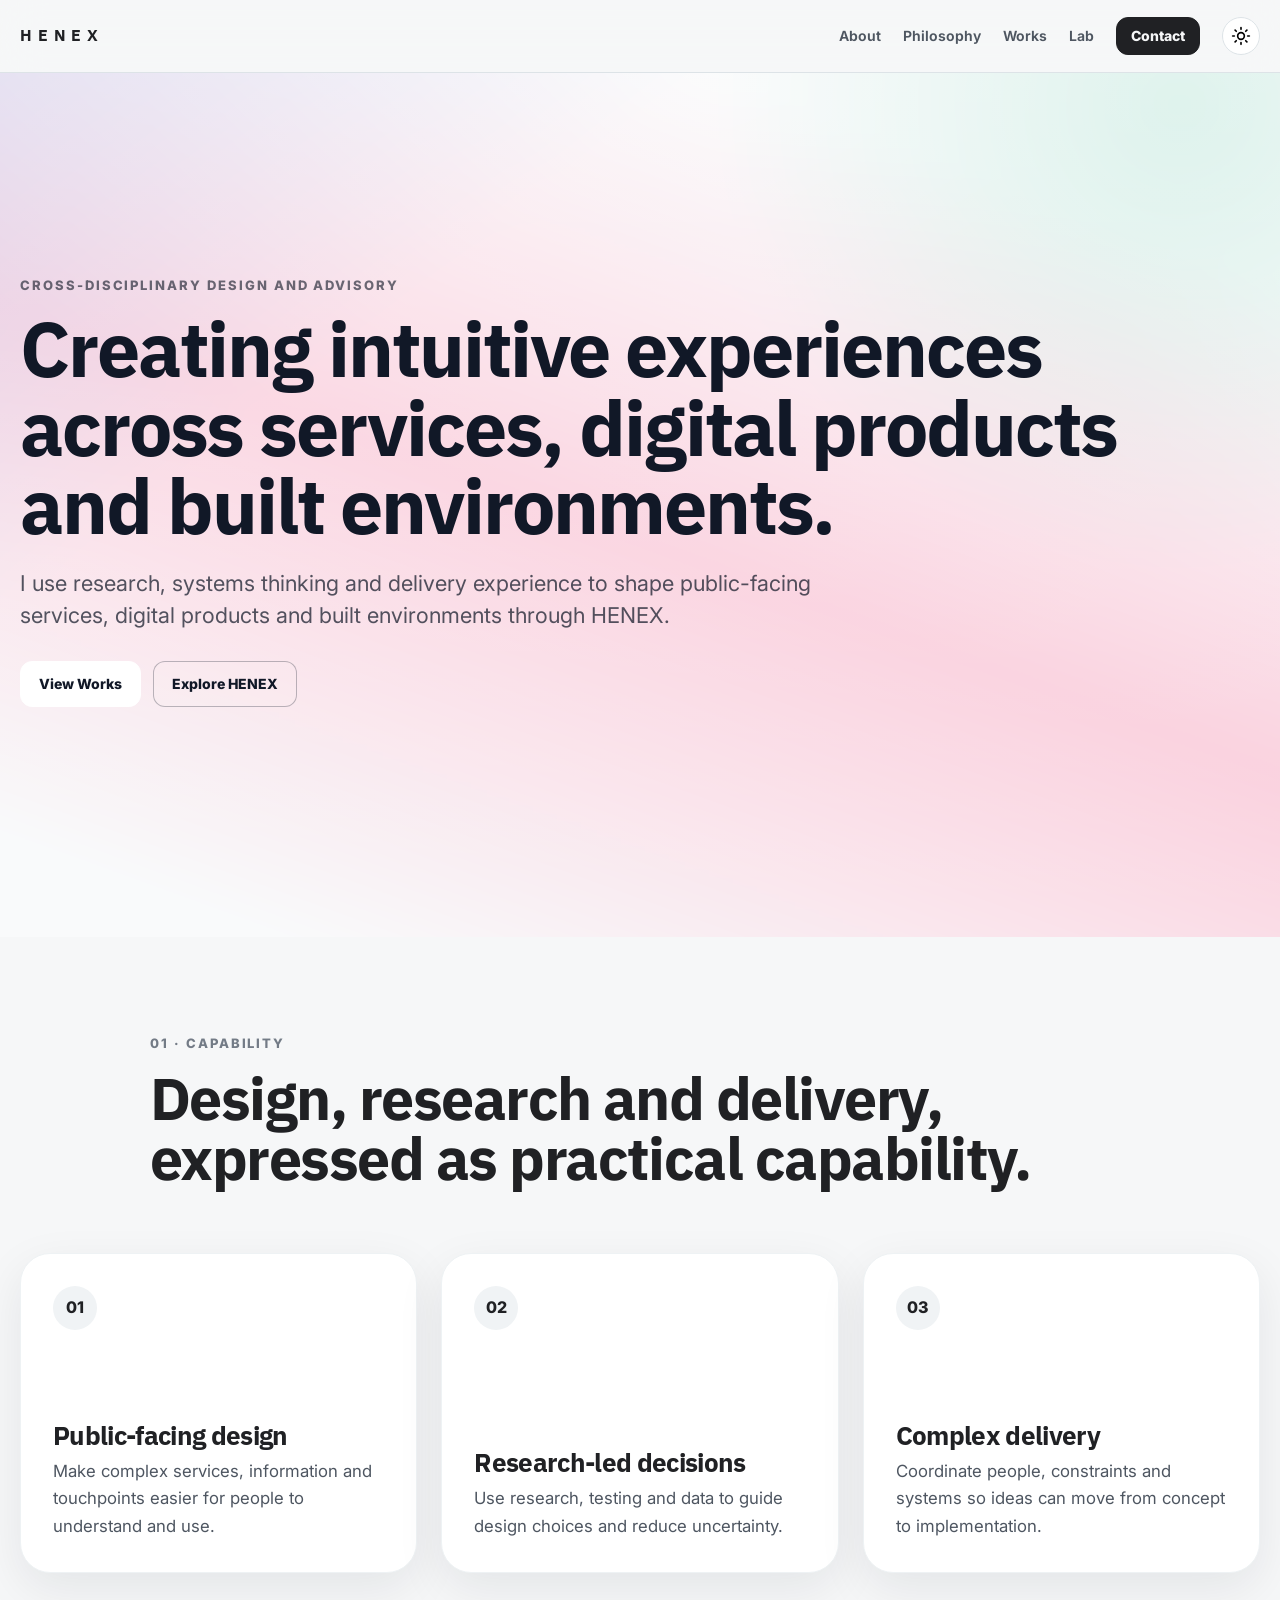
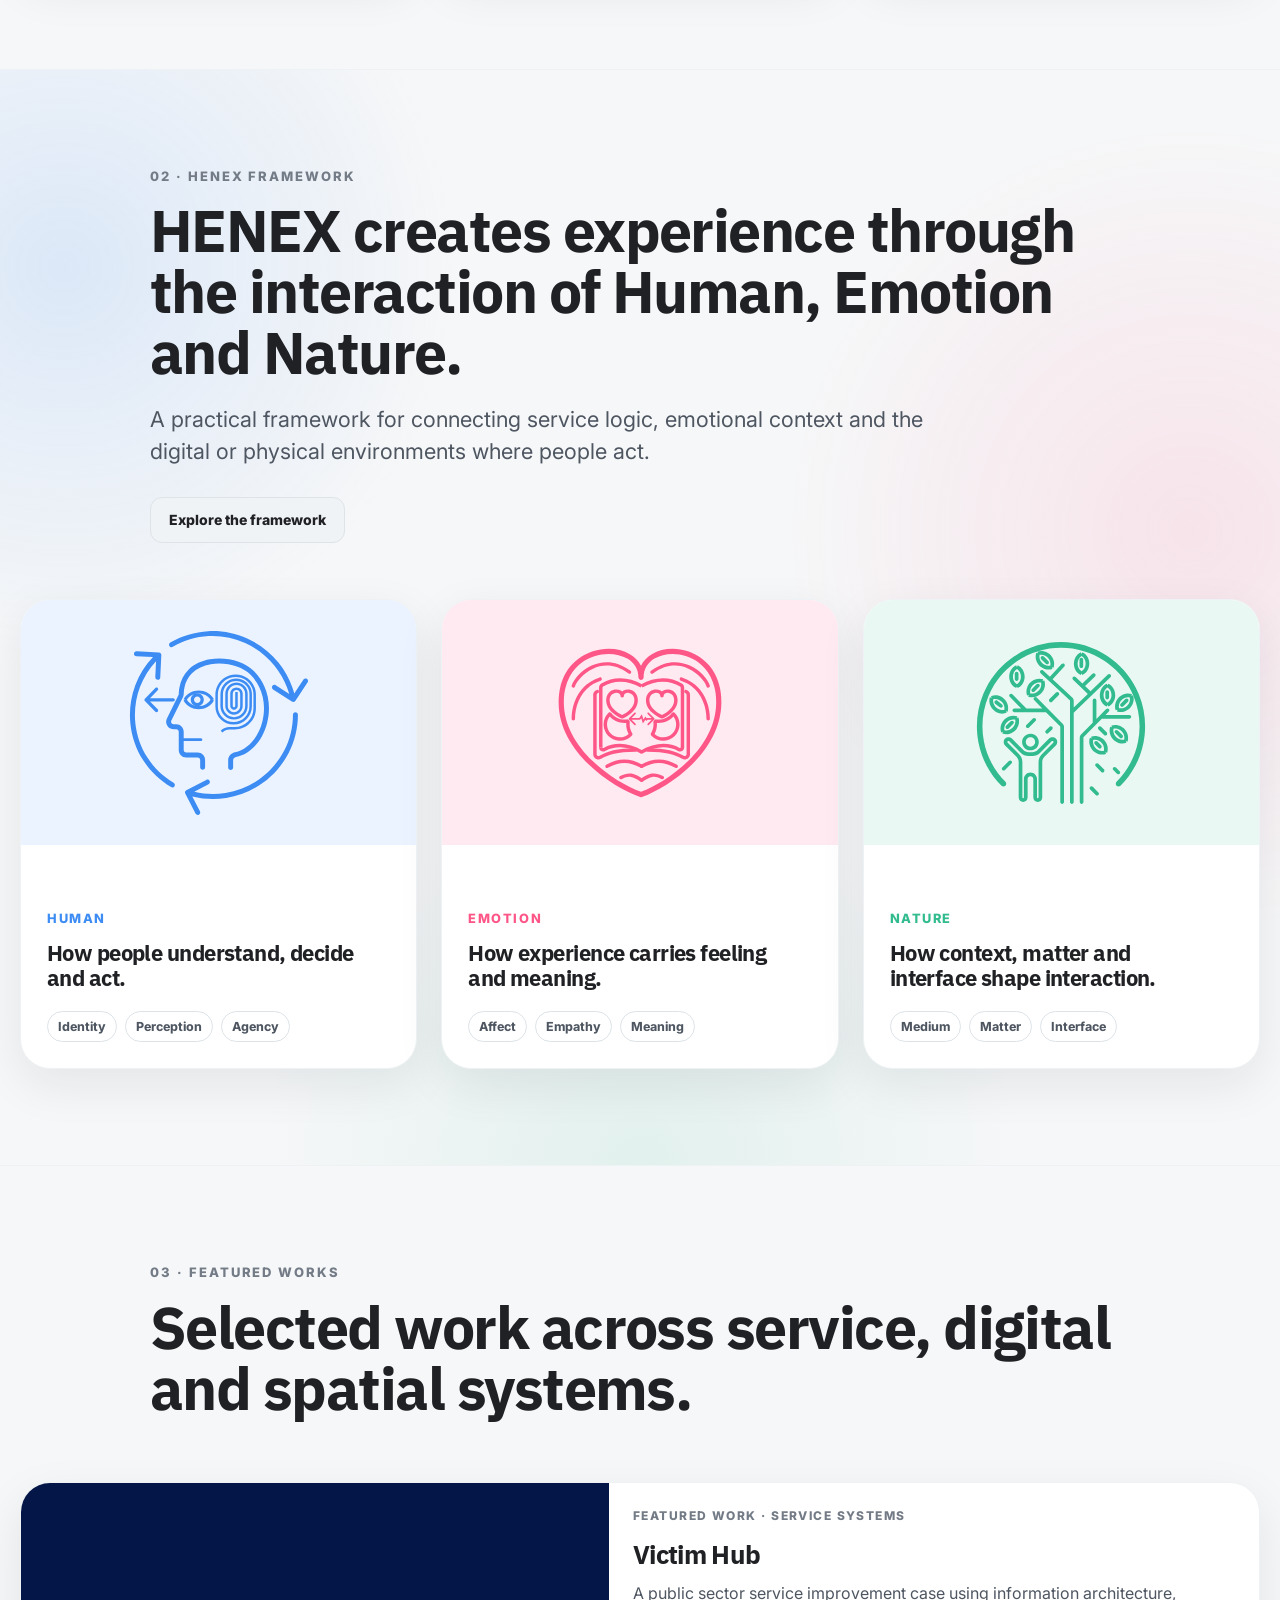
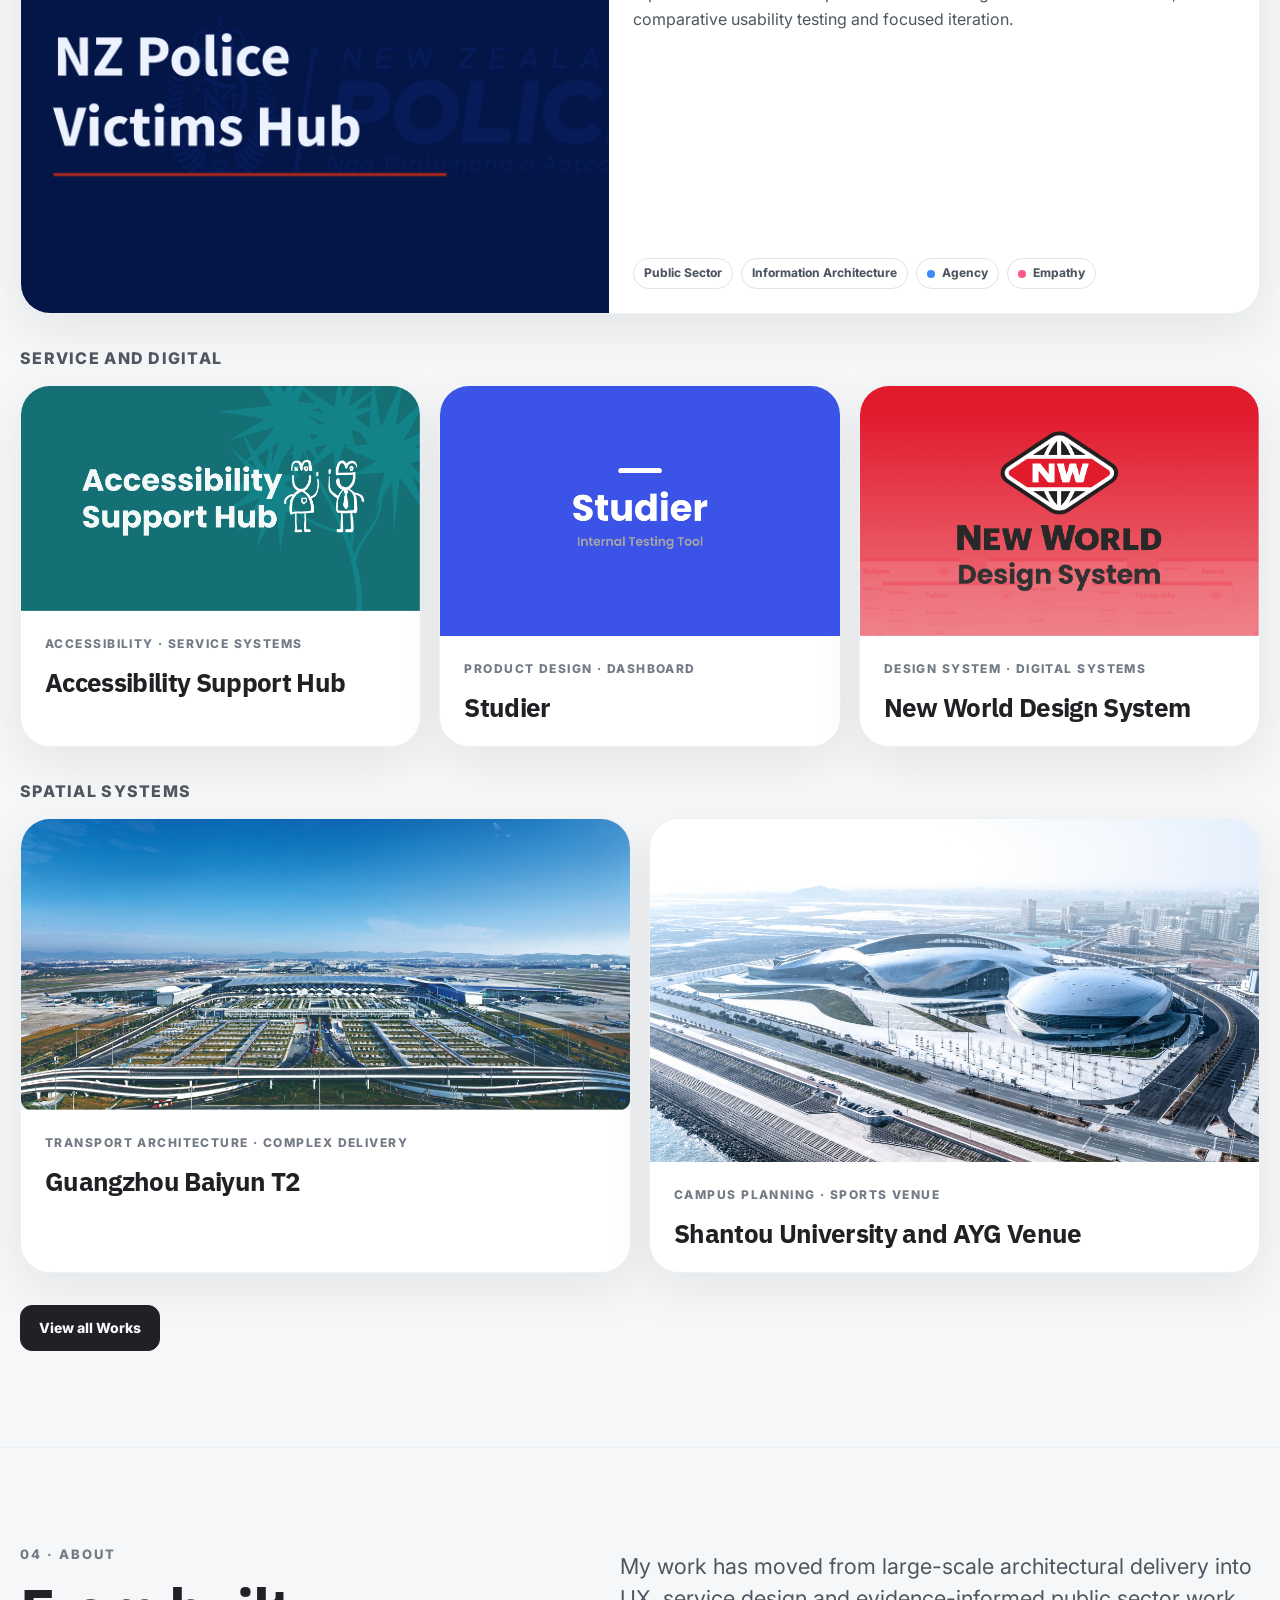
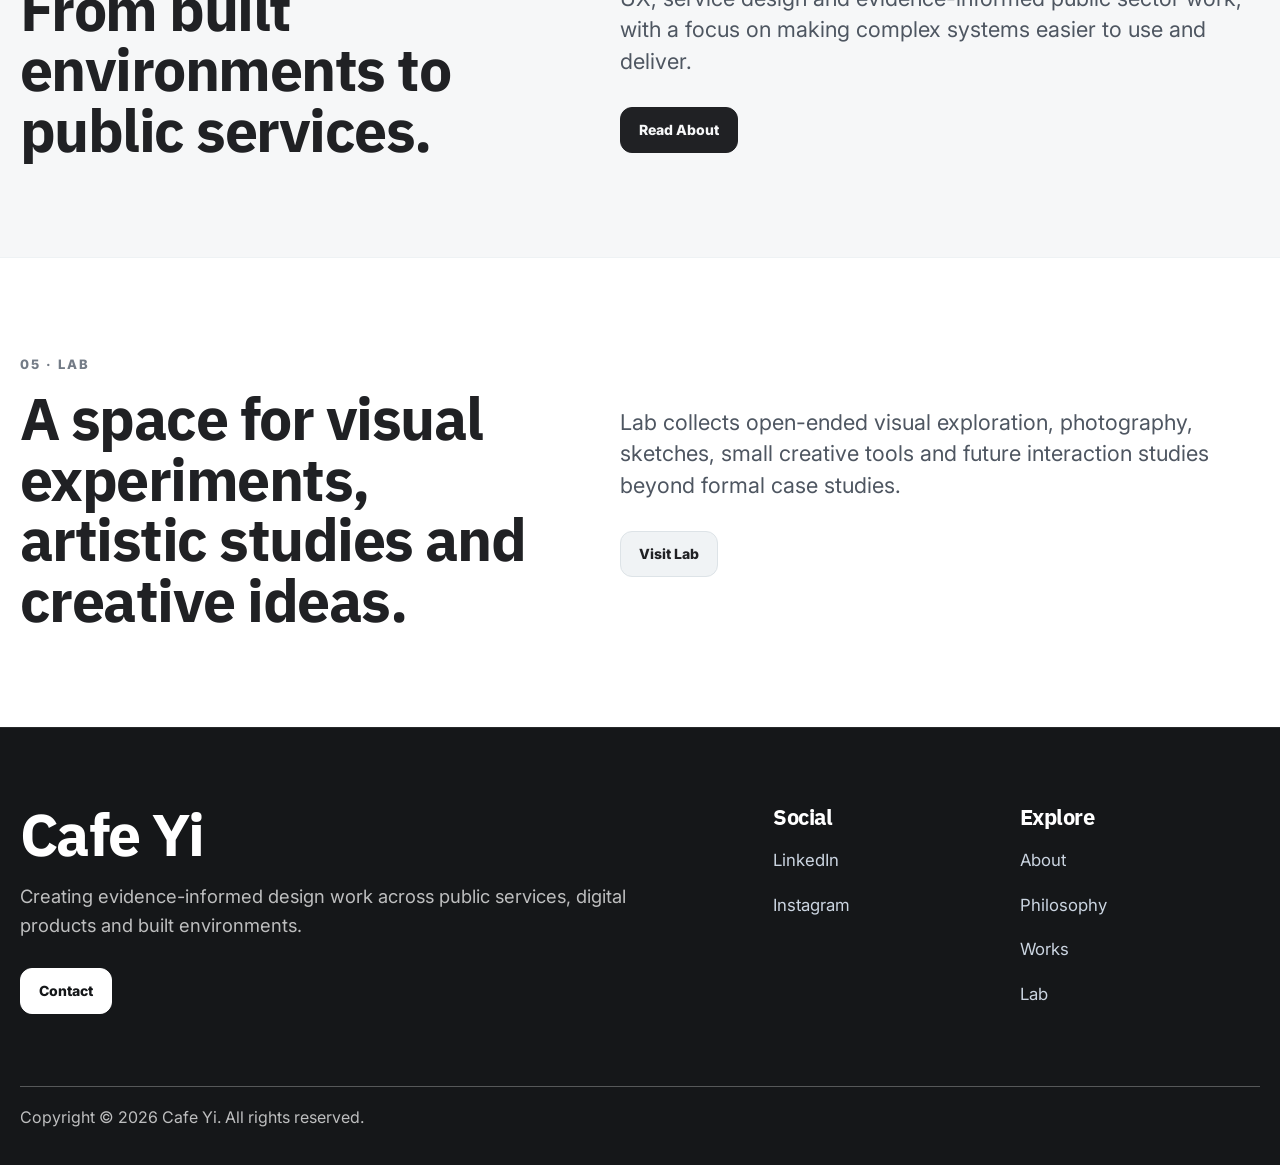
<file: index.html>
<!DOCTYPE html>
<html lang="en" data-theme="light">
<head>
  <meta charset="UTF-8">
  <meta name="viewport" content="width=device-width, initial-scale=1.0">
  <meta name="description" content="Cafe Yi is a cross-disciplinary design portfolio connecting public services, digital products and spatial systems through HENEX.">
  <title>Cafe Yi | HENEX</title>
  <link rel="preconnect" href="https://fonts.googleapis.com">
  <link rel="preconnect" href="https://fonts.gstatic.com" crossorigin>
  <link href="https://fonts.googleapis.com/css2?family=IBM+Plex+Sans:wght@400;500;600;700;800&family=Inter:wght@400;500;600;700;800&display=swap" rel="stylesheet">
  <link rel="stylesheet" href="assets/css/global.css">
  <link rel="stylesheet" href="assets/css/pages.css">
  <script src="assets/js/main.js" defer></script>
</head>
<body class="page-home">
  <a class="skip-link" href="#main-content">Skip to main content</a>
  <header class="site-header" data-site-header>
    <div class="container site-header__inner">
      <a class="site-brand" href="index.html" aria-label="Cafe Yi home">HENEX</a>
      <button class="nav-toggle" type="button" aria-expanded="false" aria-controls="site-nav" data-nav-toggle>
        <span class="nav-toggle__line"></span>
        <span class="nav-toggle__line"></span>
        <span class="nav-toggle__label">Menu</span>
      </button>
      <nav class="site-nav" id="site-nav" aria-label="Primary navigation" data-site-nav>
        <a href="about.html">About</a>
        <a href="philosophy.html">Philosophy</a>
        <a href="works.html">Works</a>
        <a href="lab.html">Lab</a>
        <a class="site-nav__cta" href="mailto:cafeyee@gmail.com">Contact</a>
        <button class="theme-toggle" type="button" data-theme-toggle aria-label="Switch theme">
          <img class="theme-icon theme-icon--sun" src="assets/icons/ui/icon-sun.svg" alt="" aria-hidden="true">
          <img class="theme-icon theme-icon--moon" src="assets/icons/ui/icon-moon.svg" alt="" aria-hidden="true">
        </button>
      </nav>
    </div>
  </header>
  <main id="main-content">
    <section class="home-hero page-hero page-hero--home" aria-labelledby="home-hero-title">
      <div class="container page-hero__content home-hero__content">
        <p class="section-kicker">Cross-disciplinary design and advisory</p>
        <h1 id="home-hero-title">Creating intuitive experiences across services, digital products and built environments.</h1>
        <p class="lead home-hero__lead">I use research, systems thinking and delivery experience to shape public-facing services, digital products and built environments through HENEX.</p>
        <div class="button-row">
          <a class="button button--hero-primary" href="works.html">View Works</a>
          <a class="button button--hero-outline" href="philosophy.html">Explore HENEX</a>
        </div>
      </div>
    </section>

    <section class="section-pad" aria-labelledby="capability-title">
      <div class="container section-header section-header--spacious">
        <p class="section-kicker">01 · Capability</p>
        <h2 id="capability-title">Design, research and delivery, expressed as practical capability.</h2>
      </div>
      <div class="container capability-grid">
        <article class="capability-card"><span class="capability-card__index">01</span><div><h3>Public-facing design</h3><p>Make complex services, information and touchpoints easier for people to understand and use.</p></div></article>
        <article class="capability-card"><span class="capability-card__index">02</span><div><h3>Research-led decisions</h3><p>Use research, testing and data to guide design choices and reduce uncertainty.</p></div></article>
        <article class="capability-card"><span class="capability-card__index">03</span><div><h3>Complex delivery</h3><p>Coordinate people, constraints and systems so ideas can move from concept to implementation.</p></div></article>
      </div>
    </section>

    <section class="section-pad henex-section" id="henex" aria-labelledby="henex-title">
      <div class="container section-header henex-section__header">
        <p class="section-kicker">02 · HENEX framework</p>
        <h2 id="henex-title">HENEX creates experience through the interaction of Human, Emotion and Nature.</h2>
        <p class="lead">A practical framework for connecting service logic, emotional context and the digital or physical environments where people act.</p>
        <div class="button-row"><a class="button button--soft" href="philosophy.html">Explore the framework</a></div>
      </div>
      <div class="container henex-dimension-grid">
        <a class="dimension-card dimension-card--human" href="philosophy.html#human"><div class="dimension-card__icon"><img src="assets/icons/henex/dimension-human.svg" alt="" loading="lazy"></div><div class="dimension-card__body"><p class="dimension-card__label">Human</p><h3>How people understand, decide and act.</h3><div class="node-chip-row"><span>Identity</span><span>Perception</span><span>Agency</span></div></div></a>
        <a class="dimension-card dimension-card--emotion" href="philosophy.html#emotion"><div class="dimension-card__icon"><img src="assets/icons/henex/dimension-emotion.svg" alt="" loading="lazy"></div><div class="dimension-card__body"><p class="dimension-card__label">Emotion</p><h3>How experience carries feeling and meaning.</h3><div class="node-chip-row"><span>Affect</span><span>Empathy</span><span>Meaning</span></div></div></a>
        <a class="dimension-card dimension-card--nature" href="philosophy.html#nature"><div class="dimension-card__icon"><img src="assets/icons/henex/dimension-nature.svg" alt="" loading="lazy"></div><div class="dimension-card__body"><p class="dimension-card__label">Nature</p><h3>How context, matter and interface shape interaction.</h3><div class="node-chip-row"><span>Medium</span><span>Matter</span><span>Interface</span></div></div></a>
      </div>
    </section>

    <section class="section-pad" id="featured-works" aria-labelledby="featured-works-title">
      <div class="container section-header section-header--spacious"><p class="section-kicker">03 · Featured Works</p><h2 id="featured-works-title">Selected work across service, digital and spatial systems.</h2></div>
      <div class="container works-layout">
        <article class="project-card project-card--lead"><a class="project-card__media project-card__media--cover" href="works/victim-hub.html"><img src="assets/img/projects/vth/vth-home.webp" alt="Victim Hub project preview" loading="lazy"></a><div class="project-card__body"><p class="project-card__meta">Featured Work · Service Systems</p><h3><a href="works/victim-hub.html">Victim Hub</a></h3><p>A public sector service improvement case using information architecture, comparative usability testing and focused iteration.</p><div class="tag-row"><span class="tag">Public Sector</span><span class="tag">Information Architecture</span><span class="tag"><span class="tag-dot tag-dot--human"></span>Agency</span><span class="tag"><span class="tag-dot tag-dot--emotion"></span>Empathy</span></div></div></article>
        <div class="work-group"><p class="mini-section-title">Service and Digital</p><div class="project-grid project-grid--three">
          <article class="project-card project-card--compact"><a class="project-card__media project-card__media--cover" href="works/accessibility-support-hub.html"><img src="assets/img/projects/ash/ash-home.webp" alt="Accessibility Support Hub project preview" loading="lazy"></a><div class="project-card__body"><p class="project-card__meta">Accessibility · Service Systems</p><h3><a href="works/accessibility-support-hub.html">Accessibility Support Hub</a></h3></div></article>
          <article class="project-card project-card--compact"><a class="project-card__media project-card__media--cover" href="works/studier.html"><img src="assets/img/projects/std/std-home.webp" alt="Studier dashboard project preview" loading="lazy"></a><div class="project-card__body"><p class="project-card__meta">Product Design · Dashboard</p><h3><a href="works/studier.html">Studier</a></h3></div></article>
          <article class="project-card project-card--compact"><a class="project-card__media project-card__media--cover" href="works/new-world-design-system.html"><img src="assets/img/projects/nds/nds-home.webp" alt="New World Design System project preview" loading="lazy"></a><div class="project-card__body"><p class="project-card__meta">Design System · Digital Systems</p><h3><a href="works/new-world-design-system.html">New World Design System</a></h3></div></article>
        </div></div>
        <div class="work-group"><p class="mini-section-title">Spatial Systems</p><div class="project-grid project-grid--two">
          <article class="project-card project-card--compact"><a class="project-card__media project-card__media--cover" href="works/guangzhou-baiyun-t2.html"><img src="assets/img/projects/bt2/bt2-home.webp" alt="Guangzhou Baiyun International Airport Terminal 2 project preview" loading="lazy"></a><div class="project-card__body"><p class="project-card__meta">Transport Architecture · Complex Delivery</p><h3><a href="works/guangzhou-baiyun-t2.html">Guangzhou Baiyun T2</a></h3></div></article>
          <article class="project-card project-card--compact"><a class="project-card__media project-card__media--cover" href="works/shantou-ayg.html"><img src="assets/img/projects/ayg/ayg-home.webp" alt="Shantou University and Asian Youth Games Venue project preview" loading="lazy"></a><div class="project-card__body"><p class="project-card__meta">Campus Planning · Sports Venue</p><h3><a href="works/shantou-ayg.html">Shantou University and AYG Venue</a></h3></div></article>
        </div></div>
        <div class="section-cta"><a class="button button--primary" href="works.html">View all Works</a></div>
      </div>
    </section>

    <section class="section-pad about-preview-section" aria-labelledby="about-preview-title"><div class="container about-preview"><div><p class="section-kicker">04 · About</p><h2 id="about-preview-title">From built environments to public services.</h2></div><div class="about-preview__body"><p class="lead">My work has moved from large-scale architectural delivery into UX, service design and evidence-informed public sector work, with a focus on making complex systems easier to use and deliver.</p><div class="button-row"><a class="button button--primary" href="about.html">Read About</a></div></div></div></section>
    <section class="section-pad lab-entry-section" aria-labelledby="lab-entry-title"><div class="container lab-entry"><div><p class="section-kicker">05 · Lab</p><h2 id="lab-entry-title">A space for visual experiments, artistic studies and creative ideas.</h2></div><div class="lab-entry__body"><p class="lead">Lab collects open-ended visual exploration, photography, sketches, small creative tools and future interaction studies beyond formal case studies.</p><div class="button-row"><a class="button button--soft" href="lab.html">Visit Lab</a></div></div></div></section>
  </main>
  <footer class="site-footer">
    <div class="container footer-grid">
      <div class="footer-intro">
        <h2>Cafe Yi</h2>
        <p>Creating evidence-informed design work across public services, digital products and built environments.</p>
        <a class="button button--footer" href="mailto:cafeyee@gmail.com">Contact</a>
      </div>
      <div class="footer-column">
        <h3>Social</h3>
        <a href="https://www.linkedin.com/in/cafeyi">LinkedIn</a>
        <a href="https://www.instagram.com/cafe.yi_photo/">Instagram</a>
      </div>
      <div class="footer-column">
        <h3>Explore</h3>
        <a href="about.html">About</a>
        <a href="philosophy.html">Philosophy</a>
        <a href="works.html">Works</a>
        <a href="lab.html">Lab</a>
      </div>
    </div>
    <div class="container footer-bottom">Copyright © 2026 Cafe Yi. All rights reserved.</div>
  </footer>
  <button class="back-to-top" type="button" data-back-to-top aria-label="Back to top">
    <img src="assets/icons/ui/icon-arrow-up.svg" alt="" aria-hidden="true">
  </button>
</body>
</html>
</file>
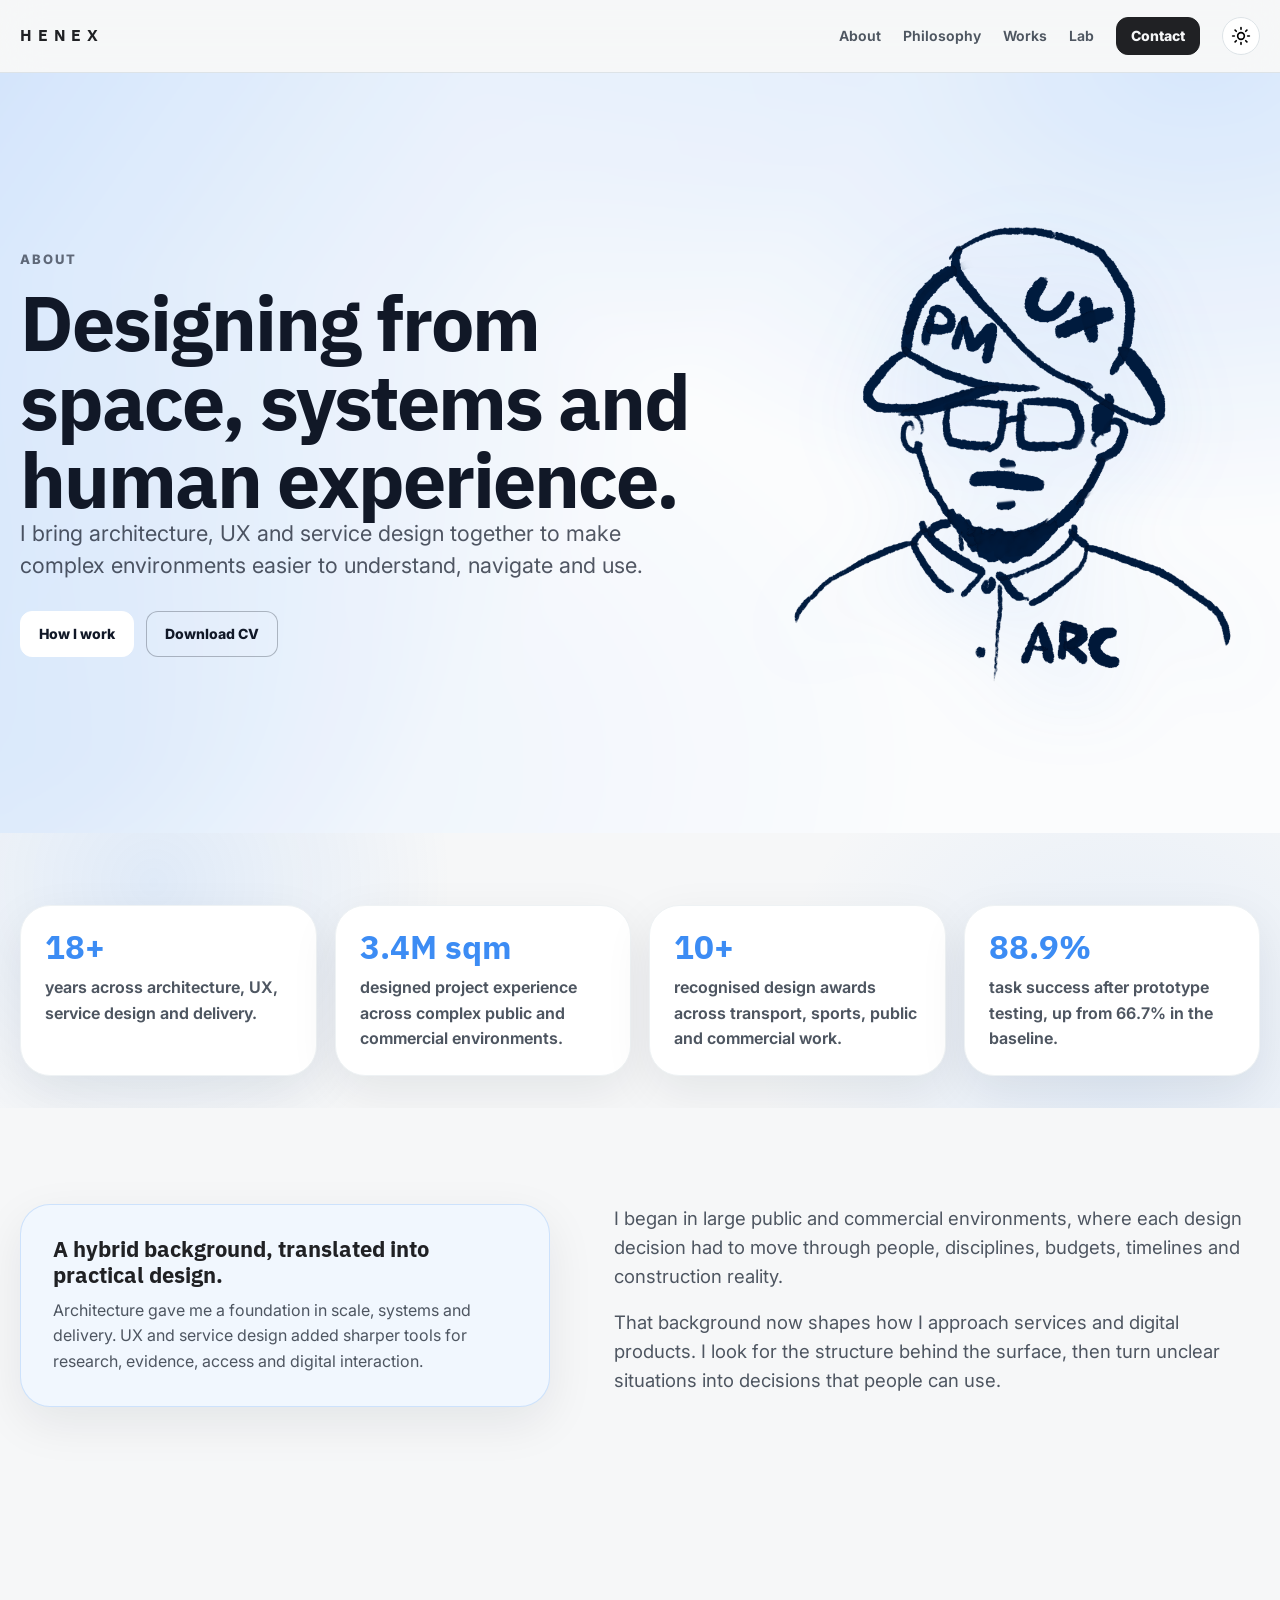
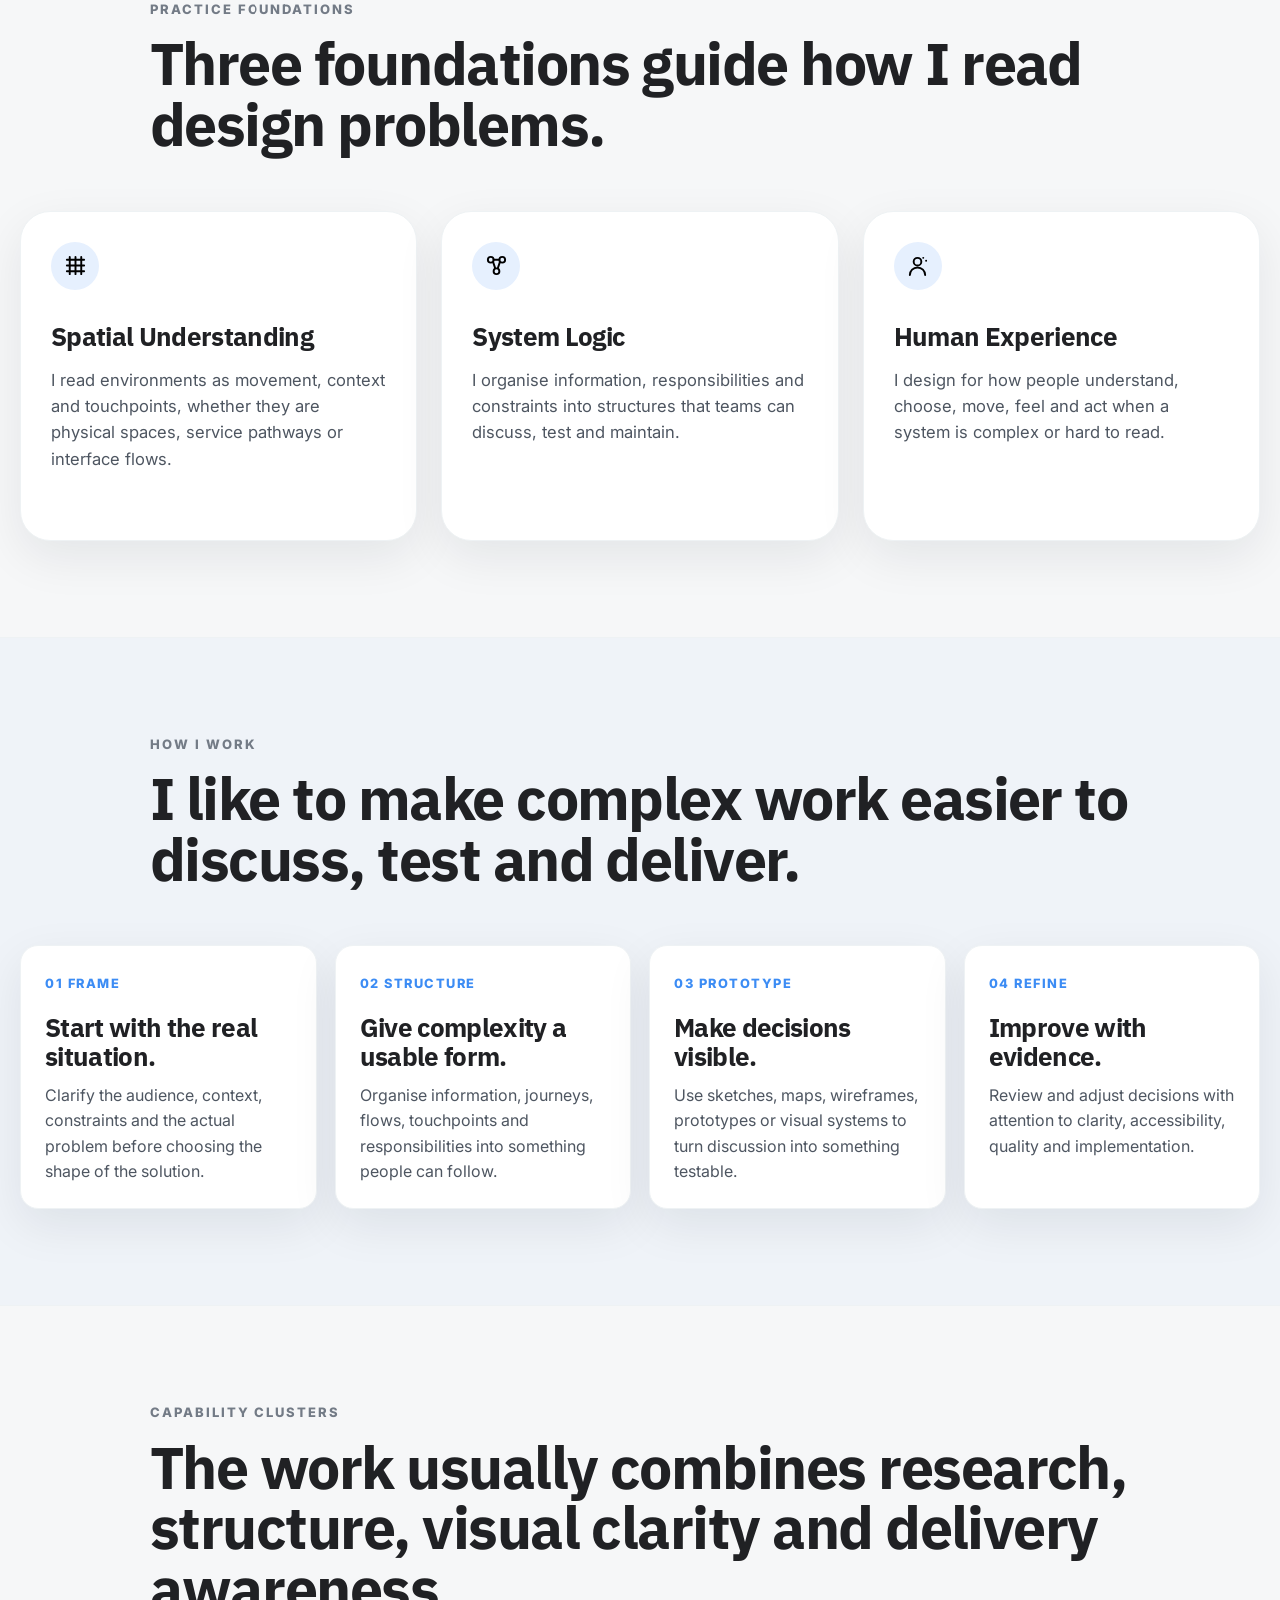
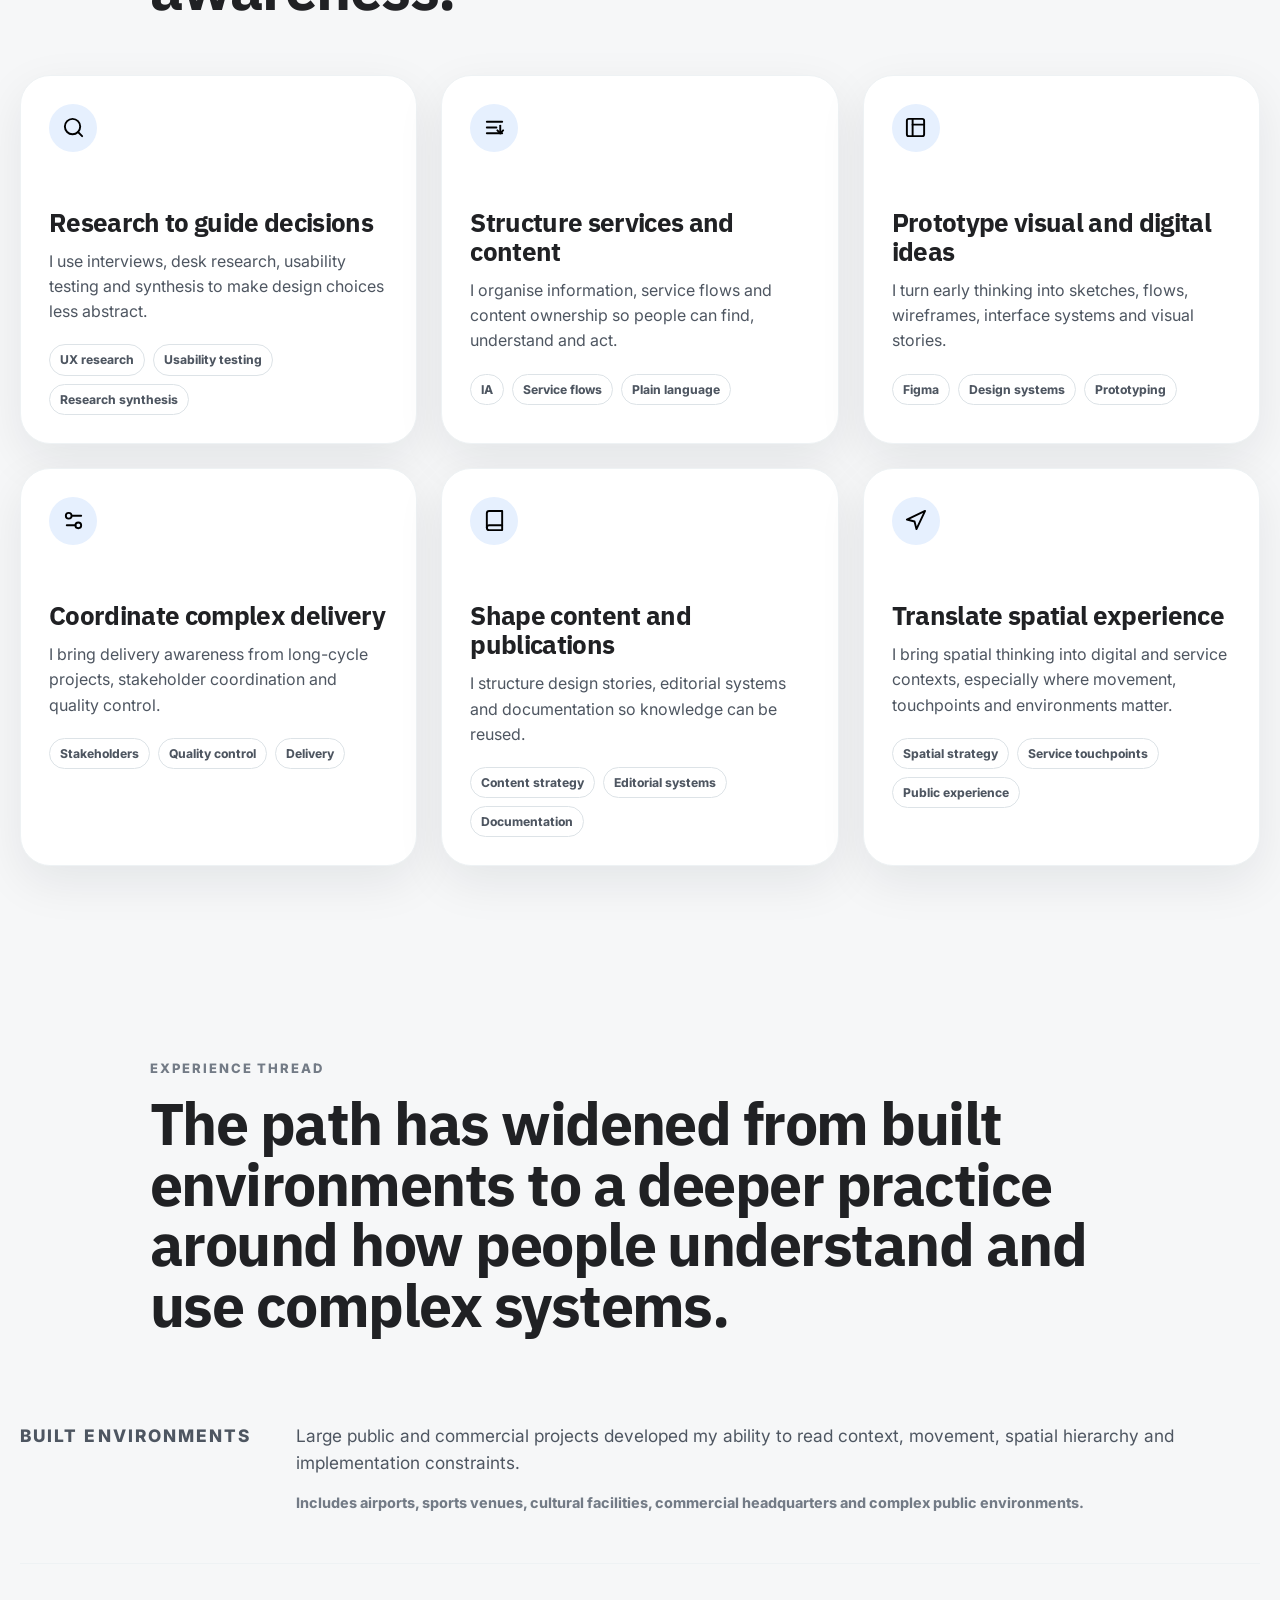
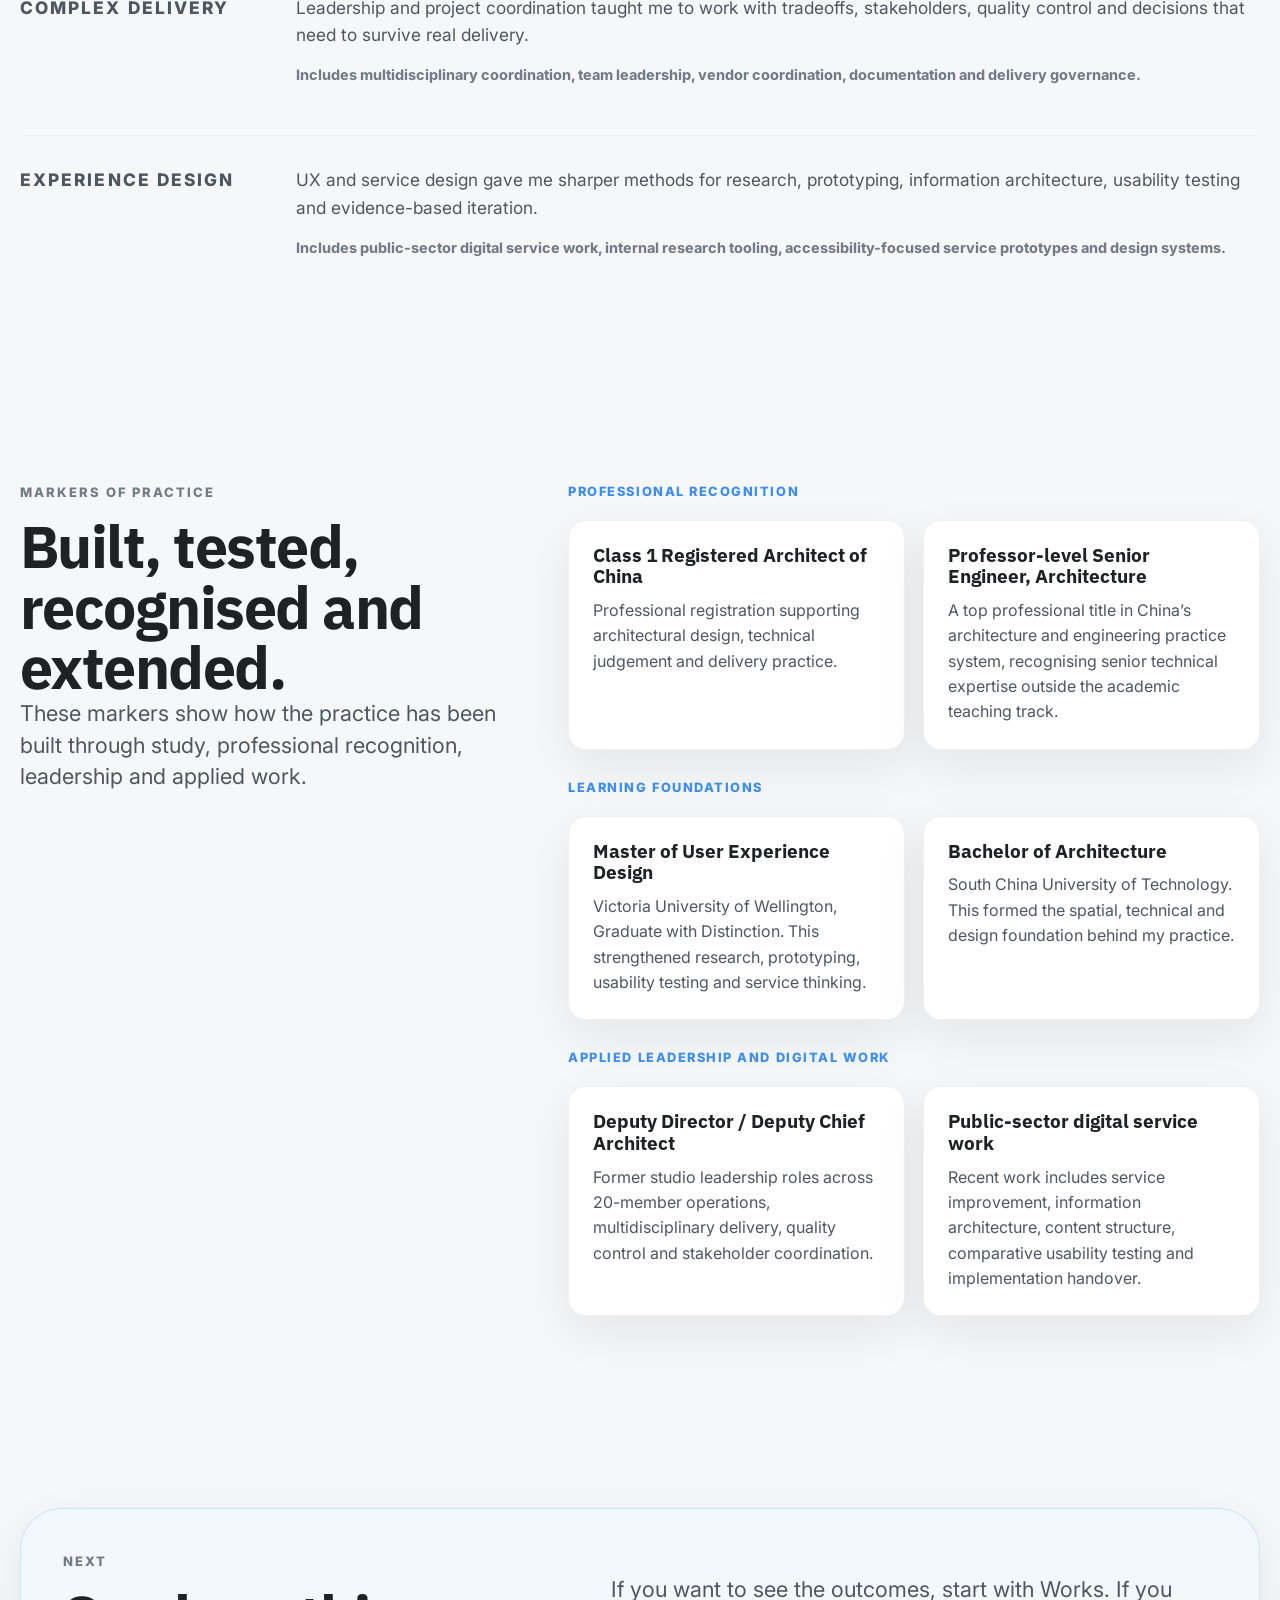
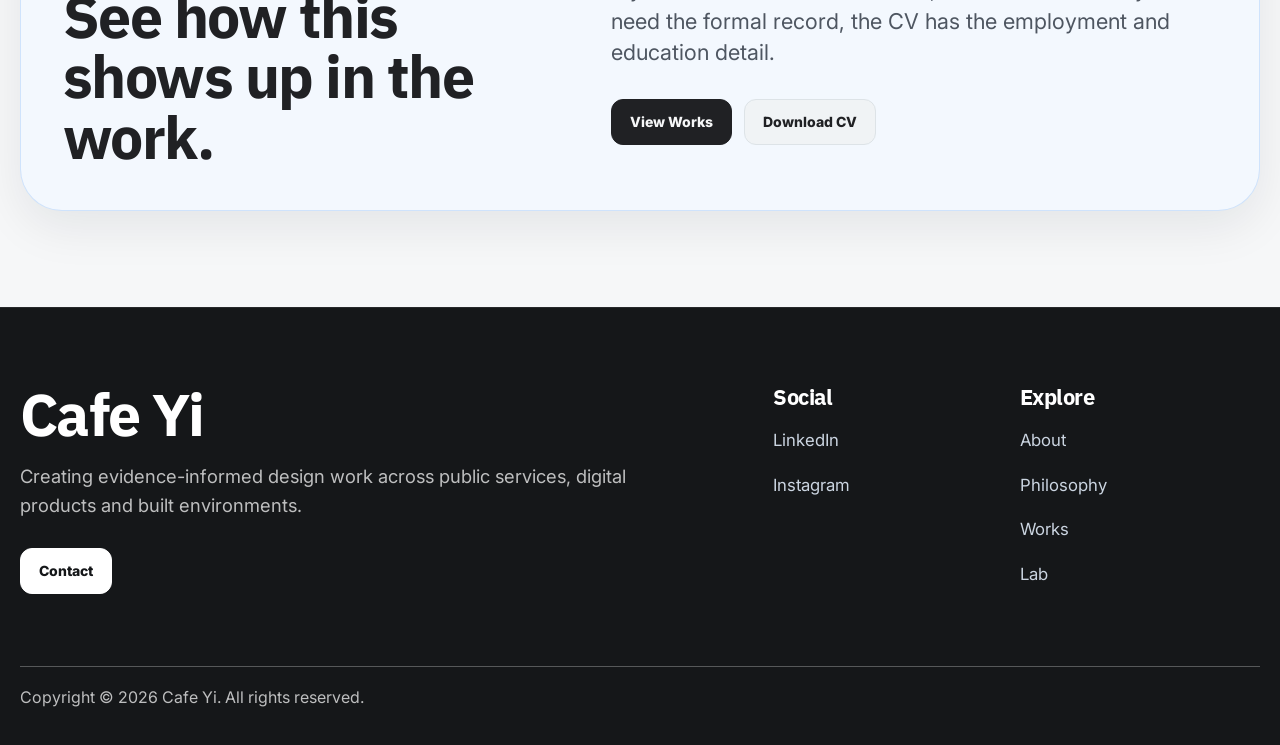
<file: about.html>
<!DOCTYPE html>
<html lang="en" data-theme="light">
<head>
  <meta charset="UTF-8">
  <meta name="viewport" content="width=device-width, initial-scale=1.0">
  <meta name="description" content="About Cafe Yi, a multidisciplinary designer working across architecture, UX, service design and complex delivery.">
  <title>About | Cafe Yi</title>
  <link rel="preconnect" href="https://fonts.googleapis.com">
  <link rel="preconnect" href="https://fonts.gstatic.com" crossorigin>
  <link href="https://fonts.googleapis.com/css2?family=IBM+Plex+Sans:wght@400;500;600;700;800&family=Inter:wght@400;500;600;700;800&display=swap" rel="stylesheet">
  <link rel="stylesheet" href="assets/css/global.css">
  <link rel="stylesheet" href="assets/css/pages.css">
  <link rel="stylesheet" href="assets/css/about.css">
  <script src="assets/js/main.js" defer></script>
</head>
<body class="page-about">
  <a class="skip-link" href="#main-content">Skip to main content</a>
  <header class="site-header" data-site-header>
    <div class="container site-header__inner">
      <a class="site-brand" href="index.html" aria-label="Cafe Yi home">HENEX</a>
      <button class="nav-toggle" type="button" aria-expanded="false" aria-controls="site-nav" data-nav-toggle>
        <span class="nav-toggle__line"></span>
        <span class="nav-toggle__line"></span>
        <span class="nav-toggle__label">Menu</span>
      </button>
      <nav class="site-nav" id="site-nav" aria-label="Primary navigation" data-site-nav>
        <a href="about.html" aria-current="page">About</a>
        <a href="philosophy.html">Philosophy</a>
        <a href="works.html">Works</a>
        <a href="lab.html">Lab</a>
        <a class="site-nav__cta" href="mailto:cafeyee@gmail.com">Contact</a>
        <button class="theme-toggle" type="button" data-theme-toggle aria-label="Switch theme">
          <img class="theme-icon theme-icon--sun" src="assets/icons/ui/icon-sun.svg" alt="" aria-hidden="true">
          <img class="theme-icon theme-icon--moon" src="assets/icons/ui/icon-moon.svg" alt="" aria-hidden="true">
        </button>
      </nav>
    </div>
  </header>
  <main id="main-content">
    <section class="page-hero page-hero--about" aria-labelledby="about-title">
      <div class="container page-hero__content about-hero__inner">
        <div>
          <p class="section-kicker">About</p>
          <h1 id="about-title">Designing from space, systems and human experience.</h1>
          <p class="lead">I bring architecture, UX and service design together to make complex environments easier to understand, navigate and use.</p>
          <div class="button-row"><a class="button button--hero-primary" href="#practice">How I work</a><a class="button button--hero-outline" href="assets/files/cafe-yi-cv.pdf">Download CV</a></div>
        </div>
        <div class="about-portrait">
          <img class="about-portrait__img about-portrait__img--light" src="assets/img/about/cafe-yi-portrait.png" alt="Hand-drawn portrait of Cafe Yi" loading="eager">
          <img class="about-portrait__img about-portrait__img--dark" src="assets/img/about/cafe-yi-portrait-dark.png" alt="" aria-hidden="true" loading="eager">
        </div>
      </div>
    </section>
    <section class="evidence-section blue-wash" aria-label="Selected evidence">
      <div class="container evidence-strip">
        <article class="evidence-item"><strong>18+</strong><p>years across architecture, UX, service design and delivery.</p></article>
        <article class="evidence-item"><strong>3.4M sqm</strong><p>designed project experience across complex public and commercial environments.</p></article>
        <article class="evidence-item"><strong>10+</strong><p>recognised design awards across transport, sports, public and commercial work.</p></article>
        <article class="evidence-item"><strong>88.9%</strong><p>task success after prototype testing, up from 66.7% in the baseline.</p></article>
      </div>
    </section>
    <section class="section-pad" aria-labelledby="profile-title">
      <div class="container about-profile-grid">
        <div class="about-profile-card"><strong>A hybrid background, translated into practical design.</strong><p>Architecture gave me a foundation in scale, systems and delivery. UX and service design added sharper tools for research, evidence, access and digital interaction.</p></div>
        <div class="about-profile-statement"><p>I began in large public and commercial environments, where each design decision had to move through people, disciplines, budgets, timelines and construction reality.</p><p>That background now shapes how I approach services and digital products. I look for the structure behind the surface, then turn unclear situations into decisions that people can use.</p></div>
      </div>
    </section>
    <section class="section-pad" id="practice" aria-labelledby="practice-title">
      <div class="container section-header"><p class="section-kicker">Practice foundations</p><h2 id="practice-title">Three foundations guide how I read design problems.</h2></div>
      <div class="container about-foundation-grid">
        <article class="about-foundation-card"><span class="about-icon-badge"><img src="assets/icons/about/icon-spatial.svg" alt="" aria-hidden="true"></span><h3>Spatial Understanding</h3><p>I read environments as movement, context and touchpoints, whether they are physical spaces, service pathways or interface flows.</p></article>
        <article class="about-foundation-card"><span class="about-icon-badge"><img src="assets/icons/about/icon-system.svg" alt="" aria-hidden="true"></span><h3>System Logic</h3><p>I organise information, responsibilities and constraints into structures that teams can discuss, test and maintain.</p></article>
        <article class="about-foundation-card"><span class="about-icon-badge"><img src="assets/icons/about/icon-human.svg" alt="" aria-hidden="true"></span><h3>Human Experience</h3><p>I design for how people understand, choose, move, feel and act when a system is complex or hard to read.</p></article>
      </div>
    </section>
    <section class="section-pad about-work-section" aria-labelledby="work-title">
      <div class="container section-header"><p class="section-kicker">How I work</p><h2 id="work-title">I like to make complex work easier to discuss, test and deliver.</h2></div>
      <div class="container about-work-grid">
        <article class="about-work-card"><span>01 Frame</span><h3>Start with the real situation.</h3><p>Clarify the audience, context, constraints and the actual problem before choosing the shape of the solution.</p></article>
        <article class="about-work-card"><span>02 Structure</span><h3>Give complexity a usable form.</h3><p>Organise information, journeys, flows, touchpoints and responsibilities into something people can follow.</p></article>
        <article class="about-work-card"><span>03 Prototype</span><h3>Make decisions visible.</h3><p>Use sketches, maps, wireframes, prototypes or visual systems to turn discussion into something testable.</p></article>
        <article class="about-work-card"><span>04 Refine</span><h3>Improve with evidence.</h3><p>Review and adjust decisions with attention to clarity, accessibility, quality and implementation.</p></article>
      </div>
    </section>
    <section class="section-pad" aria-labelledby="capability-title">
      <div class="container section-header"><p class="section-kicker">Capability clusters</p><h2 id="capability-title">The work usually combines research, structure, visual clarity and delivery awareness.</h2></div>
      <div class="container about-capability-grid">
        <article class="about-capability-card"><span class="about-icon-badge"><img src="assets/icons/about/icon-research.svg" alt="" aria-hidden="true"></span><h3>Research to guide decisions</h3><p>I use interviews, desk research, usability testing and synthesis to make design choices less abstract.</p><div class="about-skill-list"><span>UX research</span><span>Usability testing</span><span>Research synthesis</span></div></article>
        <article class="about-capability-card"><span class="about-icon-badge"><img src="assets/icons/about/icon-structure.svg" alt="" aria-hidden="true"></span><h3>Structure services and content</h3><p>I organise information, service flows and content ownership so people can find, understand and act.</p><div class="about-skill-list"><span>IA</span><span>Service flows</span><span>Plain language</span></div></article>
        <article class="about-capability-card"><span class="about-icon-badge"><img src="assets/icons/about/icon-prototype.svg" alt="" aria-hidden="true"></span><h3>Prototype visual and digital ideas</h3><p>I turn early thinking into sketches, flows, wireframes, interface systems and visual stories.</p><div class="about-skill-list"><span>Figma</span><span>Design systems</span><span>Prototyping</span></div></article>
        <article class="about-capability-card"><span class="about-icon-badge"><img src="assets/icons/about/icon-delivery.svg" alt="" aria-hidden="true"></span><h3>Coordinate complex delivery</h3><p>I bring delivery awareness from long-cycle projects, stakeholder coordination and quality control.</p><div class="about-skill-list"><span>Stakeholders</span><span>Quality control</span><span>Delivery</span></div></article>
        <article class="about-capability-card"><span class="about-icon-badge"><img src="assets/icons/about/icon-content.svg" alt="" aria-hidden="true"></span><h3>Shape content and publications</h3><p>I structure design stories, editorial systems and documentation so knowledge can be reused.</p><div class="about-skill-list"><span>Content strategy</span><span>Editorial systems</span><span>Documentation</span></div></article>
        <article class="about-capability-card"><span class="about-icon-badge"><img src="assets/icons/about/icon-spatial-service.svg" alt="" aria-hidden="true"></span><h3>Translate spatial experience</h3><p>I bring spatial thinking into digital and service contexts, especially where movement, touchpoints and environments matter.</p><div class="about-skill-list"><span>Spatial strategy</span><span>Service touchpoints</span><span>Public experience</span></div></article>
      </div>
    </section>
    <section class="section-pad" aria-labelledby="thread-title">
      <div class="container section-header"><p class="section-kicker">Experience thread</p><h2 id="thread-title">The path has widened from built environments to a deeper practice around how people understand and use complex systems.</h2></div>
      <div class="container thread-list">
        <article class="thread-item"><p class="thread-item__label">Built environments</p><div><p>Large public and commercial projects developed my ability to read context, movement, spatial hierarchy and implementation constraints.</p><p class="thread-evidence">Includes airports, sports venues, cultural facilities, commercial headquarters and complex public environments.</p></div></article>
        <article class="thread-item"><p class="thread-item__label">Complex delivery</p><div><p>Leadership and project coordination taught me to work with tradeoffs, stakeholders, quality control and decisions that need to survive real delivery.</p><p class="thread-evidence">Includes multidisciplinary coordination, team leadership, vendor coordination, documentation and delivery governance.</p></div></article>
        <article class="thread-item"><p class="thread-item__label">Experience design</p><div><p>UX and service design gave me sharper methods for research, prototyping, information architecture, usability testing and evidence-based iteration.</p><p class="thread-evidence">Includes public-sector digital service work, internal research tooling, accessibility-focused service prototypes and design systems.</p></div></article>
      </div>
    </section>
    <section class="section-pad" aria-labelledby="markers-title">
      <div class="container markers-layout">
        <div class="section-header"><p class="section-kicker">Markers of practice</p><h2 id="markers-title">Built, tested, recognised and extended.</h2><p class="lead">These markers show how the practice has been built through study, professional recognition, leadership and applied work.</p></div>
        <div>
          <div class="marker-group"><p class="marker-group__title">Professional recognition</p><div class="marker-grid"><article class="marker-card"><strong>Class 1 Registered Architect of China</strong><p>Professional registration supporting architectural design, technical judgement and delivery practice.</p></article><article class="marker-card"><strong>Professor-level Senior Engineer, Architecture</strong><p>A top professional title in China’s architecture and engineering practice system, recognising senior technical expertise outside the academic teaching track.</p></article></div></div>
          <div class="marker-group"><p class="marker-group__title">Learning foundations</p><div class="marker-grid"><article class="marker-card"><strong>Master of User Experience Design</strong><p>Victoria University of Wellington, Graduate with Distinction. This strengthened research, prototyping, usability testing and service thinking.</p></article><article class="marker-card"><strong>Bachelor of Architecture</strong><p>South China University of Technology. This formed the spatial, technical and design foundation behind my practice.</p></article></div></div>
          <div class="marker-group"><p class="marker-group__title">Applied leadership and digital work</p><div class="marker-grid"><article class="marker-card"><strong>Deputy Director / Deputy Chief Architect</strong><p>Former studio leadership roles across 20-member operations, multidisciplinary delivery, quality control and stakeholder coordination.</p></article><article class="marker-card"><strong>Public-sector digital service work</strong><p>Recent work includes service improvement, information architecture, content structure, comparative usability testing and implementation handover.</p></article></div></div>
        </div>
      </div>
    </section>
    <section class="section-pad" id="cv" aria-labelledby="cta-title"><div class="container about-cta"><div><p class="section-kicker">Next</p><h2 id="cta-title">See how this shows up in the work.</h2></div><div><p class="lead">If you want to see the outcomes, start with Works. If you need the formal record, the CV has the employment and education detail.</p><div class="button-row"><a class="button button--primary" href="works.html">View Works</a><a class="button button--soft" href="assets/files/cafe-yi-cv.pdf">Download CV</a></div></div></div></section>
  </main>
  <footer class="site-footer"><div class="container footer-grid"><div class="footer-intro"><h2>Cafe Yi</h2><p>Creating evidence-informed design work across public services, digital products and built environments.</p><a class="button button--footer" href="mailto:cafeyee@gmail.com">Contact</a></div><div class="footer-column"><h3>Social</h3><a href="https://www.linkedin.com/in/cafeyi">LinkedIn</a><a href="https://www.instagram.com/cafe.yi_photo/">Instagram</a></div><div class="footer-column"><h3>Explore</h3><a href="about.html">About</a><a href="philosophy.html">Philosophy</a><a href="works.html">Works</a><a href="lab.html">Lab</a></div></div><div class="container footer-bottom">Copyright © 2026 Cafe Yi. All rights reserved.</div></footer>
  <button class="back-to-top" type="button" data-back-to-top aria-label="Back to top"><img src="assets/icons/ui/icon-arrow-up.svg" alt="" aria-hidden="true"></button>
</body>
</html>
</file>
<file: assets/css/global.css>
/* HENEX Global CSS v1.6
   Scope: design tokens, light/dark theme, base reset, global navigation, buttons, footer, Back to Top and responsive menu. */

:root {
  --font-heading: "IBM Plex Sans", sans-serif;
  --font-body: "Inter", sans-serif;

  --color-brand-primary: #111827;
  --color-brand-secondary: #374151;
  --color-human: #3C8CF4;
  --color-emotion: #FF5688;
  --color-nature: #31BB8E;
  --color-essay: #6B7280;

  --color-human-tint: #EAF3FF;
  --color-emotion-tint: #FFEAF1;
  --color-nature-tint: #EAF8F3;

  --theme-bg: #F6F7F8;
  --theme-surface: #FFFFFF;
  --theme-surface-soft: #F0F3F5;
  --theme-border: #DDE3E7;
  --theme-border-soft: #EEF2F4;
  --theme-text: #202124;
  --theme-text-soft: #4E5661;
  --theme-muted: #737B86;
  --theme-card: #FFFFFF;
  --theme-card-soft: #F8FAFC;

  --theme-shadow-card: 0 16px 48px rgba(17, 24, 39, 0.08);
  --theme-shadow-card-hover: 0 22px 60px rgba(17, 24, 39, 0.13);

  --hero-text: #111827;
  --hero-text-soft: rgba(17, 24, 39, 0.72);
  --hero-kicker: rgba(17, 24, 39, 0.62);
  --hero-button-bg: #FFFFFF;
  --hero-button-text: #111827;
  --hero-button-border: rgba(17, 24, 39, 0.28);
  --footer-bg: #151719;

  --page-accent: var(--color-brand-primary);
  --page-accent-border: rgba(17, 24, 39, 0.18);
  --page-nav-card-bg: var(--theme-card);
  --page-nav-card-border: var(--theme-border-soft);

  --radius-sm: 12px;
  --radius-md: 18px;
  --radius-lg: 30px;
  --radius-xl: 42px;

  --container: 1320px;
  --gutter: 40px;
  --section-pad: 96px;
}

[data-theme="dark"] {
  --theme-bg: #070809;
  --theme-surface: #0B0C0D;
  --theme-surface-soft: #121314;
  --theme-border: rgba(255, 255, 255, 0.13);
  --theme-border-soft: rgba(255, 255, 255, 0.09);
  --theme-text: #FFFFFF;
  --theme-text-soft: rgba(255, 255, 255, 0.74);
  --theme-muted: rgba(255, 255, 255, 0.58);
  --theme-card: #0D0E10;
  --theme-card-soft: #141516;

  --theme-shadow-card: 0 18px 54px rgba(0, 0, 0, 0.36);
  --theme-shadow-card-hover: 0 24px 70px rgba(0, 0, 0, 0.48);

  --hero-text: #FFFFFF;
  --hero-text-soft: rgba(255, 255, 255, 0.76);
  --hero-kicker: rgba(255, 255, 255, 0.72);
  --hero-button-bg: #FFFFFF;
  --hero-button-text: #111827;
  --hero-button-border: rgba(255, 255, 255, 0.38);
  --footer-bg: #181A1D;

  --page-nav-card-bg: var(--theme-card);
  --page-nav-card-border: var(--theme-border);
}

.page-works {
  --page-accent: var(--color-nature);
  --page-accent-border: rgba(49, 187, 142, 0.28);
  --page-nav-card-bg: #FFFFFF;
  --page-nav-card-border: rgba(49, 187, 142, 0.26);
}

[data-theme="dark"] .page-works {
  --page-accent-border: rgba(49, 187, 142, 0.30);
  --page-nav-card-bg: #0A100E;
  --page-nav-card-border: rgba(49, 187, 142, 0.30);
}

* {
  box-sizing: border-box;
}

html {
  scroll-behavior: smooth;
}

body {
  margin: 0;
  overflow-x: hidden;
  background: var(--theme-bg);
  color: var(--theme-text);
  font-family: var(--font-body);
  line-height: 1.58;
  transition: background-color 180ms ease, color 180ms ease;
}

body.nav-open {
  overflow: hidden;
}

img,
svg {
  max-width: 100%;
  height: auto;
}

a {
  color: inherit;
  text-decoration: none;
}

button,
input,
textarea,
select {
  font: inherit;
}

:focus-visible {
  outline: 3px solid rgba(60, 140, 244, 0.72);
  outline-offset: 4px;
}

.skip-link {
  position: absolute;
  left: 16px;
  top: 12px;
  z-index: 200;
  padding: 10px 14px;
  border-radius: var(--radius-sm);
  background: var(--theme-surface);
  color: var(--theme-text);
  font-weight: 800;
  transform: translateY(-140%);
  transition: transform 160ms ease;
}

.skip-link:focus {
  transform: translateY(0);
}

.container {
  width: min(var(--container), calc(100% - var(--gutter)));
  margin-inline: auto;
}

.section-pad {
  padding-block: var(--section-pad);
}

.section-kicker {
  margin: 0 0 14px;
  color: var(--theme-muted);
  font-size: 0.8125rem;
  font-weight: 800;
  letter-spacing: 0.15em;
  text-transform: uppercase;
}

h1,
h2,
h3,
h4 {
  margin: 0;
  font-family: var(--font-heading);
  letter-spacing: -0.026em;
}

h1 {
  font-size: clamp(3rem, 6vw, 5.75rem);
  line-height: 1.02;
  font-weight: 750;
}

h2 {
  font-size: clamp(2.25rem, 4.6vw, 4.3rem);
  line-height: 1.03;
  font-weight: 700;
}

h3 {
  font-size: clamp(1.35rem, 2vw, 2rem);
  line-height: 1.14;
  font-weight: 700;
}

p {
  margin: 0;
}

.lead,
.home-hero__lead {
  color: var(--theme-text-soft);
  font-size: clamp(1.1rem, 1.7vw, 1.45rem);
  line-height: 1.45;
}

.site-header {
  position: sticky;
  top: 0;
  z-index: 60;
  background: color-mix(in srgb, var(--theme-bg) 88%, transparent);
  border-bottom: 1px solid var(--theme-border);
  backdrop-filter: blur(20px);
}

.site-header__inner {
  min-height: 72px;
  display: flex;
  align-items: center;
  justify-content: space-between;
  gap: 28px;
}

.site-brand {
  position: relative;
  z-index: 70;
  font-family: var(--font-heading);
  font-weight: 700;
  letter-spacing: 0.36em;
}

.site-nav {
  display: flex;
  align-items: center;
  gap: 22px;
  color: var(--theme-text-soft);
  font-size: 0.875rem;
  font-weight: 650;
}

.site-nav a {
  position: relative;
  padding: 8px 0;
}

.site-nav a:not(.site-nav__cta)::after {
  content: "";
  position: absolute;
  left: 0;
  right: 0;
  bottom: 2px;
  height: 2px;
  border-radius: 999px;
  background: var(--theme-text);
  transform: scaleX(0);
  transform-origin: left;
  transition: transform 180ms ease;
}

.site-nav a:not(.site-nav__cta):hover::after,
.site-nav a:not(.site-nav__cta):focus-visible::after {
  transform: scaleX(1);
}

.site-nav__cta {
  min-height: 38px;
  display: inline-flex;
  align-items: center;
  justify-content: center;
  padding: 0 14px !important;
  border: 1px solid var(--theme-text);
  border-radius: var(--radius-sm);
  background: var(--theme-text);
  color: var(--theme-bg);
  font-weight: 800;
  transition: transform 180ms ease, background-color 180ms ease, border-color 180ms ease;
}

.site-nav__cta::after {
  display: none;
}

.site-nav__cta:hover,
.site-nav__cta:focus-visible {
  transform: translateY(-1px);
}

.theme-toggle {
  width: 38px;
  height: 38px;
  min-width: 38px;
  min-height: 38px;
  display: inline-grid;
  place-items: center;
  padding: 0;
  gap: 0;
  border: 1px solid var(--theme-border);
  border-radius: 999px;
  background: var(--theme-surface);
  color: var(--theme-text);
  font: inherit;
  font-weight: 800;
  cursor: pointer;
  appearance: none;
  transition: transform 180ms ease, border-color 180ms ease, background-color 180ms ease;
}

.theme-toggle:hover,
.theme-toggle:focus-visible {
  transform: translateY(-1px);
  border-color: color-mix(in srgb, var(--theme-text) 28%, var(--theme-border));
}

.theme-icon {
  width: 20px;
  height: 20px;
  display: none;
  pointer-events: none;
}
[data-theme="light"] .theme-icon--sun,
[data-theme="dark"] .theme-icon--moon {
  display: block;
}
[data-theme="dark"] .theme-icon,
[data-theme="dark"] .back-to-top img {
  filter: invert(1);
}
[data-theme="light"] .theme-icon,
[data-theme="light"] .back-to-top img {
  filter: none;
}
.theme-toggle__dot,
.theme-toggle [data-theme-label] {
  display: none;
}

.nav-toggle {
  display: none;
  position: relative;
  z-index: 120;
  width: 48px;
  height: 44px;
  border: 1px solid var(--theme-border);
  border-radius: 999px;
  background: var(--theme-surface);
  color: var(--theme-text);
  cursor: pointer;
}

.nav-toggle__line {
  position: absolute;
  left: 14px;
  width: 18px;
  height: 2px;
  border-radius: 999px;
  background: currentColor;
  transition: transform 180ms ease, top 180ms ease;
}

.nav-toggle__line:first-child {
  top: 16px;
}

.nav-toggle__line:nth-child(2) {
  top: 24px;
}

.nav-toggle__label {
  position: absolute;
  width: 1px;
  height: 1px;
  overflow: hidden;
  clip: rect(0, 0, 0, 0);
}

body.nav-open .nav-toggle__line:first-child {
  top: 21px;
  transform: rotate(45deg);
}

body.nav-open .nav-toggle__line:nth-child(2) {
  top: 21px;
  transform: rotate(-45deg);
}

.button-row {
  display: flex;
  flex-wrap: wrap;
  gap: 12px;
  margin-top: 30px;
}

.button {
  min-height: 46px;
  display: inline-flex;
  align-items: center;
  justify-content: center;
  padding: 0 18px;
  border: 1px solid var(--theme-text);
  border-radius: var(--radius-sm);
  font-size: 0.875rem;
  font-weight: 800;
  transition: transform 180ms ease, box-shadow 180ms ease, background-color 180ms ease, border-color 180ms ease;
}

.button:hover {
  transform: translateY(-2px);
}

.button--primary {
  background: var(--theme-text);
  color: var(--theme-bg);
}

.button--soft {
  background: var(--theme-surface-soft);
  color: var(--theme-text);
  border-color: var(--theme-border);
}

.button--hero-primary {
  background: var(--hero-button-bg);
  color: var(--hero-button-text);
  border-color: var(--hero-button-bg);
}

.button--hero-outline {
  color: var(--hero-text);
  background: rgba(255, 255, 255, 0.05);
  border-color: var(--hero-button-border);
}

.button--footer {
  background: #FFFFFF;
  color: #151719;
  border-color: #FFFFFF;
}

.site-footer {
  padding: 76px 0 34px;
  background: var(--footer-bg);
  border-top: 1px solid rgba(255, 255, 255, 0.08);
  color: #FFFFFF;
}

.footer-grid {
  display: grid;
  grid-template-columns: 1.3fr 0.35fr 0.45fr;
  gap: 60px;
  align-items: start;
}

.footer-intro p {
  max-width: 640px;
  margin: 18px 0 28px;
  color: rgba(255, 255, 255, 0.72);
  font-size: 1.15rem;
}

.footer-column {
  display: grid;
  gap: 18px;
}

.footer-column h3 {
  color: #FFFFFF;
  font-size: 1.4rem;
}

.footer-column a {
  color: #CBD5E1;
  font-size: 1.05rem;
}

.footer-column a:hover {
  color: #FFFFFF;
}

.footer-bottom {
  margin-top: 72px;
  padding-top: 18px;
  border-top: 1px solid rgba(255, 255, 255, 0.28);
  color: rgba(255, 255, 255, 0.72);
}

.back-to-top {
  position: fixed;
  right: 24px;
  bottom: 24px;
  z-index: 70;
  width: 46px;
  height: 46px;
  display: grid;
  place-items: center;
  border: 1px solid var(--theme-border);
  border-radius: 999px;
  background: color-mix(in srgb, var(--theme-surface) 94%, transparent);
  color: var(--theme-text);
  box-shadow: var(--theme-shadow-card);
  cursor: pointer;
  opacity: 0;
  visibility: hidden;
  transform: translateY(10px);
  transition: opacity 180ms ease, visibility 180ms ease, transform 180ms ease, border-color 180ms ease;
}
.back-to-top img {
  width: 20px;
  height: 20px;
  pointer-events: none;
}
.back-to-top.is-visible {
  opacity: 1;
  visibility: visible;
  transform: translateY(0);
}
.back-to-top:hover,
.back-to-top:focus-visible {
  border-color: color-mix(in srgb, var(--theme-text) 28%, var(--theme-border));
  transform: translateY(-2px);
}
.page-hero {
  width: 100%;
  margin-inline: 0 !important;
}
.page-hero > .container,
.page-hero .page-hero__content {
  width: min(var(--container), calc(100% - var(--gutter)));
  margin-inline: auto;
}
@media (max-width: 900px) {
  :root {
    --gutter: 32px;
  }

  .nav-toggle {
    display: inline-flex;
  }

  body.nav-open .site-header {
    position: fixed;
    inset: 0;
    height: 100dvh;
    z-index: 100;
    overflow-y: auto;
    background: var(--theme-bg);
  }

  body.nav-open .site-header__inner {
    min-height: 100dvh;
    align-items: flex-start;
    padding-top: 20px;
  }

  body.nav-open .site-brand,
  body.nav-open .nav-toggle {
    position: fixed;
    top: 20px;
    z-index: 120;
  }

  body.nav-open .site-brand {
    left: var(--gutter);
  }

  body.nav-open .nav-toggle {
    right: var(--gutter);
  }

  .site-nav {
    position: fixed;
    inset: 0;
    z-index: 110;
    min-height: 100dvh;
    display: flex;
    flex-direction: column;
    align-items: flex-start;
    justify-content: center;
    gap: 18px;
    padding: 112px var(--gutter) 56px;
    background: var(--theme-bg);
    color: var(--theme-text);
    font-family: var(--font-heading);
    font-size: clamp(2rem, 7vw, 4rem);
    font-weight: 650;
    letter-spacing: -0.03em;
    transform: translateX(100%);
    transition: transform 240ms ease;
  }

  body.nav-open .site-nav {
    transform: translateX(0);
  }

  .site-nav a {
    width: fit-content;
    max-width: 100%;
  }

  .site-nav__cta {
    min-height: 52px;
    margin-top: 10px;
    padding: 0 24px !important;
    border-radius: 18px;
    font-size: 1.25rem;
    letter-spacing: 0;
  }

  .site-nav .theme-toggle,
  .theme-toggle {
    width: 52px;
    height: 52px;
    max-width: 52px;
    min-width: 52px;
    min-height: 52px;
    padding: 0;
    margin-top: 10px;
    flex: 0 0 auto;
  }
  .theme-icon {
    width: 25px;
    height: 25px;
  }
  .back-to-top {
    right: 18px;
    bottom: 18px;
  }

  .footer-grid {
    grid-template-columns: 1fr;
  }
}

@media (max-width: 520px) {
  :root {
    --gutter: 24px;
    --section-pad: 56px;
  }

  body.nav-open .site-brand {
    left: 24px;
  }

  body.nav-open .nav-toggle {
    right: 24px;
  }

  .site-nav {
    padding-left: 24px;
    padding-right: 24px;
  }

  .footer-grid {
    gap: 36px;
  }
}

@media (prefers-reduced-motion: reduce) {
  *,
  *::before,
  *::after {
    scroll-behavior: auto !important;
    transition-duration: 0.001ms !important;
    animation-duration: 0.001ms !important;
    animation-iteration-count: 1 !important;
  }
}
</file>
<file: assets/css/pages.css>
/* HENEX Pages CSS v1.2
   Scope: page hero system, Home sections, HENEX cards, project cards and Works page components. */

.page-hero {
  position: relative;
  min-height: 720px;
  display: flex;
  align-items: center;
  overflow: hidden;
  isolation: isolate;
  margin-inline: calc((100vw - min(var(--container), calc(100vw - var(--gutter)))) / -2);
  padding-block: 72px;
  color: var(--hero-text);
}

.page-hero::before,
.page-hero::after {
  content: "";
  position: absolute;
  pointer-events: none;
  z-index: 0;
}

.page-hero__content,
.home-hero__content {
  position: relative;
  z-index: 2;
}

.page-hero .section-kicker {
  color: var(--hero-kicker);
}

.page-hero h1,
.page-hero h2,
.home-hero h1 {
  color: var(--hero-text);
}

.page-hero .lead,
.home-hero__lead {
  color: var(--hero-text-soft);
}

.home-hero__content {
  min-height: 720px;
  display: flex;
  flex-direction: column;
  align-items: flex-start;
  justify-content: center;
  padding-top: 44px;
  padding-bottom: 72px;
}

.home-hero h1 {
  max-width: 1120px;
}

.home-hero__lead {
  max-width: 820px;
  margin-top: 24px;
}

.page-hero--home {
  background: #F9FAFB;
}

.page-hero--home::before {
  inset: -18% -12%;
  background:
    linear-gradient(142deg, rgba(60, 140, 244, 0.24), transparent 34%),
    linear-gradient(20deg, transparent 18%, rgba(255, 86, 136, 0.26) 48%, transparent 76%),
    radial-gradient(circle at 84% 16%, rgba(49, 187, 142, 0.20), transparent 28%),
    #F9FAFB;
  filter: blur(12px);
}

.page-hero--home::after {
  inset: 0;
  background: linear-gradient(180deg, rgba(255, 255, 255, 0.30), rgba(255, 255, 255, 0));
}

[data-theme="dark"] .page-hero--home {
  background: #02040A;
}

[data-theme="dark"] .page-hero--home::before {
  inset: -18% -12%;
  background:
    linear-gradient(142deg, rgba(60, 140, 244, 0.78), transparent 32%),
    linear-gradient(20deg, transparent 18%, rgba(255, 86, 136, 0.78) 48%, transparent 76%),
    radial-gradient(circle at 84% 16%, rgba(49, 187, 142, 0.32), transparent 26%),
    #02040A;
  filter: blur(10px);
}

[data-theme="dark"] .page-hero--home::after {
  inset: 0;
  background:
    radial-gradient(ellipse at 80% 10%, rgba(49, 187, 142, 0.12), transparent 42%),
    linear-gradient(180deg, rgba(0, 0, 0, 0.12), rgba(0, 0, 0, 0.18));
}

.page-hero--works {
  min-height: 560px;
  background: #FAFBFC;
  border-bottom: 0;
}

.page-hero--works::before {
  inset: -18%;
  background:
    linear-gradient(125deg, rgba(49, 187, 142, 0.30), transparent 50%),
    radial-gradient(ellipse at 82% 12%, rgba(49, 187, 142, 0.26), transparent 36%),
    radial-gradient(ellipse at 18% 80%, rgba(49, 187, 142, 0.12), transparent 42%),
    #FAFBFC;
  filter: blur(16px);
}

.page-hero--works::after {
  inset: 0;
  background: rgba(255, 255, 255, 0.12);
}

[data-theme="dark"] .page-hero--works {
  background: #050C09;
}

[data-theme="dark"] .page-hero--works::before {
  inset: -18%;
  background:
    linear-gradient(125deg, rgba(49, 187, 142, 0.58), transparent 50%),
    radial-gradient(ellipse at 82% 12%, rgba(49, 187, 142, 0.44), transparent 36%),
    #050C09;
  filter: blur(18px);
}

[data-theme="dark"] .page-hero--works::after {
  inset: 0;
  background: rgba(0, 0, 0, 0.16);
}

.section-header {
  max-width: 980px;
  margin-bottom: 56px;
}

.section-header--spacious {
  margin-bottom: 64px;
}

.capability-grid,
.henex-dimension-grid,
.project-grid--three,
.works-category-grid {
  display: grid;
  grid-template-columns: repeat(3, 1fr);
  gap: 24px;
}

.capability-card,
.dimension-card,
.project-card {
  background: var(--theme-card);
  border: 1px solid var(--theme-border-soft);
  border-radius: var(--radius-lg);
  box-shadow: var(--theme-shadow-card);
}

.capability-card {
  min-height: 320px;
  display: flex;
  flex-direction: column;
  justify-content: space-between;
  padding: 32px;
}

.capability-card__index {
  display: inline-grid;
  place-items: center;
  width: 44px;
  height: 44px;
  border-radius: 999px;
  background: var(--theme-surface-soft);
  color: var(--theme-text);
  font-weight: 800;
}

.capability-card__text p,
.capability-card p {
  margin-top: 8px;
  color: var(--theme-text-soft);
  font-size: 1.05rem;
  line-height: 1.62;
}

.henex-section {
  position: relative;
  overflow: hidden;
  border-top: 1px solid var(--theme-border-soft);
  border-bottom: 1px solid var(--theme-border-soft);
}

.henex-section::before {
  content: "";
  position: absolute;
  inset: 0;
  background:
    radial-gradient(circle at 5% 18%, rgba(60, 140, 244, 0.14), transparent 26%),
    radial-gradient(circle at 93% 42%, rgba(255, 86, 136, 0.12), transparent 30%),
    radial-gradient(circle at 50% 100%, rgba(49, 187, 142, 0.10), transparent 30%);
  pointer-events: none;
}

.henex-section > * {
  position: relative;
  z-index: 1;
}

.henex-section__header .lead {
  max-width: 780px;
  margin-top: 22px;
}

.dimension-card {
  min-height: 470px;
  display: flex;
  flex-direction: column;
  overflow: hidden;
  color: currentColor;
  transition: transform 180ms ease, box-shadow 180ms ease;
}

.dimension-card:hover,
.dimension-card:focus-visible {
  transform: translateY(-4px);
  box-shadow: var(--theme-shadow-card-hover);
}

.dimension-card--human {
  color: var(--color-human);
}

.dimension-card--emotion {
  color: var(--color-emotion);
}

.dimension-card--nature {
  color: var(--color-nature);
}

.dimension-card__icon {
  min-height: 245px;
  display: grid;
  place-items: center;
}

.dimension-card--human .dimension-card__icon {
  background: var(--color-human-tint);
}

.dimension-card--emotion .dimension-card__icon {
  background: var(--color-emotion-tint);
}

.dimension-card--nature .dimension-card__icon {
  background: var(--color-nature-tint);
}

.dimension-card__icon img {
  width: min(62%, 190px);
  display: block;
}

.dimension-card__body {
  margin-top: auto;
  padding: 26px;
}

.dimension-card__label {
  margin-bottom: 12px;
  color: currentColor;
  font-size: 0.8rem;
  font-weight: 800;
  letter-spacing: 0.12em;
  text-transform: uppercase;
}

.dimension-card h3 {
  max-width: 330px;
  color: var(--theme-text);
  font-size: clamp(1.35rem, 1.7vw, 1.75rem);
}

.node-chip-row {
  display: flex;
  flex-wrap: wrap;
  gap: 8px;
  margin-top: 20px;
}

.node-chip-row span,
.tag {
  min-height: 30px;
  display: inline-flex;
  align-items: center;
  padding: 5px 10px;
  border: 1px solid var(--theme-border);
  border-radius: 999px;
  background: color-mix(in srgb, var(--theme-surface) 76%, transparent);
  color: var(--theme-text-soft);
  font-size: 0.78rem;
  font-weight: 750;
}

.works-layout {
  display: grid;
  gap: 20px;
}

.work-group {
  display: grid;
  gap: 14px;
}

.mini-section-title {
  margin: 12px 0 0;
  color: var(--theme-text-soft);
  font-weight: 800;
  letter-spacing: 0.08em;
  text-transform: uppercase;
}

.project-card {
  min-height: 420px;
  display: flex;
  flex-direction: column;
  overflow: hidden;
  transition: transform 180ms ease, box-shadow 180ms ease, border-color 180ms ease;
}

.project-card:hover {
  transform: translateY(-4px);
  box-shadow: var(--theme-shadow-card-hover);
  border-color: color-mix(in srgb, var(--theme-text) 18%, var(--theme-border));
}

.project-card--lead {
  display: grid;
  grid-template-columns: 0.95fr 1.05fr;
  min-height: 430px;
}

.project-card--compact {
  min-height: 280px;
}

.project-grid {
  display: grid;
  gap: 18px;
}

.project-grid--two {
  grid-template-columns: repeat(2, 1fr);
}

.project-card__media {
  position: relative;
  min-height: 200px;
  display: block;
  overflow: hidden;
  background: var(--theme-surface-soft);
}

.project-card--lead .project-card__media {
  min-height: 430px;
}

.project-card__media img {
  width: 100%;
  height: 100%;
  min-height: inherit;
  display: block;
  transition: transform 320ms ease;
}

.project-card__media--cover img {
  object-fit: cover;
  object-position: center;
}

.project-card__media--contain {
  display: grid;
  place-items: center;
  padding: 24px;
}

.project-card__media--contain img {
  object-fit: contain;
  object-position: center;
}

.project-card__media--focal-left img {
  object-fit: cover;
  object-position: left center;
}

.project-card__media--focal-right img {
  object-fit: cover;
  object-position: right center;
}

.project-card__media--focal-top img {
  object-fit: cover;
  object-position: center top;
}

.project-card__media--placeholder {
  display: grid;
  place-items: center;
  background:
    radial-gradient(circle at 18% 22%, rgba(60, 140, 244, 0.24), transparent 34%),
    radial-gradient(circle at 82% 28%, rgba(255, 86, 136, 0.22), transparent 34%),
    radial-gradient(circle at 50% 84%, rgba(49, 187, 142, 0.20), transparent 38%),
    var(--theme-surface-soft);
}

.project-card:hover .project-card__media img {
  transform: scale(1.035);
}

.project-card__body {
  flex: 1;
  display: flex;
  flex-direction: column;
  padding: 24px;
}

.project-card__meta {
  margin-bottom: 14px;
  color: var(--theme-muted);
  font-size: 0.75rem;
  font-weight: 800;
  letter-spacing: 0.12em;
  text-transform: uppercase;
}

.project-card__body p:not(.project-card__meta) {
  margin-top: 12px;
  color: var(--theme-text-soft);
}

.tag-row {
  display: flex;
  flex-wrap: wrap;
  gap: 8px;
  margin-top: auto;
  padding-top: 22px;
}

.tag {
  gap: 7px;
  font-size: 0.75rem;
}

.tag-dot {
  width: 8px;
  height: 8px;
  border-radius: 999px;
}

.tag-dot--human {
  background: var(--color-human);
}

.tag-dot--emotion {
  background: var(--color-emotion);
}

.tag-dot--nature {
  background: var(--color-nature);
}

.section-cta {
  margin-top: 12px;
}

.img-placeholder {
  min-height: inherit;
  display: grid;
  place-items: center;
  padding: 24px;
  color: var(--theme-muted);
  font-size: 0.85rem;
  font-weight: 800;
  text-align: center;
}

.about-preview-section,
.lab-entry-section,
.works-project-section,
.works-archive-section {
  border-top: 1px solid var(--theme-border-soft);
}

.about-preview,
.lab-entry,
.works-archive-card {
  display: grid;
  grid-template-columns: 0.82fr 1fr;
  gap: 64px;
  align-items: center;
}

.about-preview__body,
.lab-entry__body,
.works-archive-card__body {
  max-width: 640px;
  justify-self: end;
}

.lab-entry-section,
.works-archive-section {
  background: var(--theme-surface);
}

.works-hero {
  border-bottom: 0;
}

.works-hero__inner {
  display: grid;
  grid-template-columns: 1.05fr 0.82fr;
  gap: 72px;
  align-items: center;
}

.works-hero h1 {
  max-width: 1040px;
}

.works-hero__body {
  max-width: 620px;
  justify-self: end;
}

.works-category-section {
  background: var(--theme-bg);
  border-top: 0;
  border-bottom: 1px solid var(--theme-border-soft);
}

.works-category-grid {
  display: grid;
  grid-template-columns: repeat(3, 1fr);
  gap: 24px;
}

.works-category-card {
  min-height: 310px;
  display: flex;
  flex-direction: column;
  justify-content: space-between;
  align-items: center;
  text-align: center;
  padding: 30px;
  border: 1px solid var(--page-nav-card-border);
  border-radius: var(--radius-lg);
  background: var(--page-nav-card-bg);
  color: var(--theme-text);
  box-shadow: var(--theme-shadow-card);
  transition: transform 180ms ease, box-shadow 180ms ease, border-color 180ms ease;
}

.works-category-card:hover,
.works-category-card:focus-visible {
  transform: translateY(-4px);
  box-shadow: var(--theme-shadow-card-hover);
  border-color: color-mix(in srgb, var(--page-accent) 54%, var(--theme-border));
}

.works-category-card__label {
  margin: 0;
  color: color-mix(in srgb, var(--page-accent) 58%, var(--theme-muted));
  font-size: 0.8rem;
  font-weight: 800;
  letter-spacing: 0.12em;
  text-transform: uppercase;
}

.works-category-card h3 {
  font-size: clamp(1.45rem, 2.2vw, 2.3rem);
}

.works-category-card__cta {
  width: 56px;
  height: 56px;
  min-height: 56px;
  display: inline-block;
  margin-top: 28px;
  padding: 0;
  border: 0;
  background-color: transparent;
  background-image: url("../icons/ui/arrow-down.svg");
  background-repeat: no-repeat;
  background-position: center;
  background-size: 56px 56px;
  color: transparent;
  font-size: 0;
  line-height: 0;
  opacity: 0.96;
  transform: translateY(0);
  transition: transform 180ms ease, opacity 180ms ease;
}

.works-category-card__cta::before,
.works-category-card__cta::after {
  content: none;
  display: none;
}

.works-category-card:hover .works-category-card__cta,
.works-category-card:focus-visible .works-category-card__cta {
  transform: translateY(7px);
  opacity: 1;
}

[data-theme="dark"] .works-category-card__cta {
  filter: invert(1);
  opacity: 0.92;
}

.project-status {
  margin-top: auto;
  padding-top: 20px;
  color: var(--theme-muted);
  font-size: 0.82rem;
  font-weight: 750;
  letter-spacing: 0.08em;
  text-transform: uppercase;
}

.works-archive-card {
  padding: 42px;
  border: 1px solid var(--theme-border-soft);
  border-radius: var(--radius-xl);
  background: var(--theme-bg);
  box-shadow: var(--theme-shadow-card);
}

@media (max-width: 900px) {
  .page-hero,
  .home-hero__content {
    min-height: 700px;
  }

  .home-hero__content {
    width: min(var(--container), calc(100vw - 48px));
    padding-top: 112px;
    padding-bottom: 72px;
  }

  .home-hero h1 {
    font-size: clamp(3rem, 12vw, 4.75rem);
  }

  .home-hero__lead {
    max-width: 680px;
  }

  .capability-grid,
  .henex-dimension-grid,
  .project-grid--three,
  .project-grid--two,
  .about-preview,
  .lab-entry,
  .works-hero__inner,
  .works-category-grid,
  .works-archive-card {
    grid-template-columns: 1fr;
  }

  .works-hero__body,
  .about-preview__body,
  .lab-entry__body,
  .works-archive-card__body {
    justify-self: start;
  }

  .project-card--lead {
    grid-template-columns: 1fr;
  }

  .project-card--lead .project-card__media {
    min-height: 340px;
  }
}

@media (max-width: 520px) {
  .section-header,
  .section-header--spacious {
    margin-bottom: 36px;
  }

  .page-hero,
  .home-hero__content {
    min-height: 720px;
  }

  .home-hero__content {
    width: calc(100vw - 48px);
    padding-top: 104px;
    padding-bottom: 84px;
  }

  .home-hero h1 {
    font-size: clamp(2.65rem, 12vw, 3.85rem);
  }

  .capability-card {
    min-height: 260px;
  }

  .dimension-card {
    min-height: 430px;
  }

  .dimension-card__icon {
    min-height: 230px;
  }

  .dimension-card__icon img {
    width: min(70%, 210px);
  }

  .project-card--lead .project-card__media,
  .project-card__media {
    min-height: 250px;
  }

  .project-card__media--contain {
    padding: 18px;
  }

  .works-category-card {
    min-height: 240px;
    padding: 24px;
  }

  .works-category-card__cta {
    margin-top: 24px;
  }

  .works-archive-card {
    padding: 24px;
  }
}
</file>
<file: assets/css/about.css>
/* HENEX About CSS v1.1
   Scope: About page hero, portrait theme variants, evidence, practice, capability and marker sections. */
.page-about {
  --page-accent: var(--color-human);
  --page-accent-border: rgba(60, 140, 244, 0.24);
}
.page-hero--about {
  min-height: 760px;
  background: #FAFBFC;
}
.page-hero--about::before {
  inset: -18%;
  background:
    linear-gradient(125deg, rgba(60, 140, 244, 0.32), transparent 50%),
    radial-gradient(ellipse at 82% 12%, rgba(60, 140, 244, 0.22), transparent 36%),
    radial-gradient(ellipse at 18% 80%, rgba(60, 140, 244, 0.10), transparent 42%),
    #FAFBFC;
  filter: blur(16px);
}
.page-hero--about::after {
  inset: 0;
  background: rgba(255, 255, 255, 0.14);
}
[data-theme="dark"] .page-hero--about {
  background: #05070D;
}
[data-theme="dark"] .page-hero--about::before {
  inset: -18%;
  background:
    linear-gradient(125deg, rgba(60, 140, 244, 0.62), transparent 50%),
    radial-gradient(ellipse at 82% 12%, rgba(60, 140, 244, 0.46), transparent 36%),
    #05070D;
  filter: blur(18px);
}
[data-theme="dark"] .page-hero--about::after {
  inset: 0;
  background: rgba(0, 0, 0, 0.16);
}
.about-hero__inner {
  display: grid;
  grid-template-columns: 1.05fr 0.78fr;
  gap: 72px;
  align-items: center;
}
.about-portrait {
  justify-self: end;
  width: min(100%, 500px);
  display: grid;
  place-items: center;
}
.about-portrait__img {
  grid-area: 1 / 1;
  width: 100%;
  aspect-ratio: 1 / 1;
  display: block;
  object-fit: contain;
  filter: drop-shadow(0 26px 40px rgba(60, 140, 244, 0.18));
}
.about-portrait__img--dark {
  display: none;
}
[data-theme="dark"] .about-portrait__img--light {
  display: none;
}
[data-theme="dark"] .about-portrait__img--dark {
  display: block;
  filter: drop-shadow(0 26px 44px rgba(60, 140, 244, 0.28));
}
.evidence-section {
  padding-block: 72px 32px;
}
.blue-wash {
  position: relative;
  overflow: hidden;
}
.blue-wash::before {
  content: "";
  position: absolute;
  inset: 0;
  background:
    radial-gradient(circle at 12% 18%, rgba(60, 140, 244, 0.12), transparent 26%),
    radial-gradient(circle at 88% 84%, rgba(60, 140, 244, 0.10), transparent 32%);
  pointer-events: none;
}
.blue-wash > * {
  position: relative;
  z-index: 1;
}
.evidence-strip,
.about-foundation-grid,
.about-capability-grid {
  display: grid;
  grid-template-columns: repeat(3, 1fr);
  gap: 24px;
}
.evidence-strip {
  grid-template-columns: repeat(4, 1fr);
  gap: 18px;
}
.evidence-item,
.about-profile-card,
.about-foundation-card,
.about-work-card,
.about-capability-card,
.marker-card {
  border: 1px solid var(--theme-border-soft);
  background: var(--theme-card);
  box-shadow: var(--theme-shadow-card);
}
.evidence-item {
  min-height: 150px;
  padding: 24px;
  border-radius: var(--radius-lg);
}
.evidence-item strong {
  display: block;
  margin-bottom: 12px;
  font-family: var(--font-heading);
  font-size: clamp(1.65rem, 2.6vw, 2.7rem);
  line-height: 1;
  color: var(--page-accent);
}
.evidence-item p {
  color: var(--theme-text-soft);
  font-weight: 650;
}
.about-profile-grid {
  display: grid;
  grid-template-columns: 0.82fr 1fr;
  gap: 64px;
  align-items: start;
}
.about-profile-card {
  padding: 32px;
  border-color: rgba(60, 140, 244, 0.20);
  border-radius: var(--radius-lg);
  background: color-mix(in srgb, var(--page-accent) 7%, var(--theme-card));
}
.about-profile-card strong {
  display: block;
  margin-bottom: 10px;
  font-family: var(--font-heading);
  font-size: 1.35rem;
  line-height: 1.18;
}
.about-profile-card p,
.about-profile-statement {
  color: var(--theme-text-soft);
}
.about-profile-statement {
  display: grid;
  gap: 18px;
  font-size: clamp(1.05rem, 1.45vw, 1.24rem);
  line-height: 1.55;
}
.about-icon-badge {
  width: 48px;
  height: 48px;
  display: inline-grid;
  place-items: center;
  margin-bottom: 32px;
  border-radius: 999px;
  background: color-mix(in srgb, var(--page-accent) 13%, var(--theme-surface));
  color: var(--page-accent);
}
.about-icon-badge img {
  width: 23px;
  height: 23px;
}
[data-theme="dark"] .about-icon-badge {
  border: 1px solid rgba(60, 140, 244, 0.28);
  background: rgba(60, 140, 244, 0.22);
}
[data-theme="dark"] .about-icon-badge img {
  filter: invert(1);
  opacity: 0.92;
}
.about-foundation-card {
  min-height: 330px;
  display: flex;
  flex-direction: column;
  padding: 30px;
  border-radius: var(--radius-lg);
}
.about-foundation-card p {
  margin-top: 16px;
  color: var(--theme-text-soft);
  font-size: 1.04rem;
  line-height: 1.58;
}
.about-work-section {
  border-top: 1px solid var(--theme-border-soft);
  border-bottom: 1px solid var(--theme-border-soft);
  background: color-mix(in srgb, var(--page-accent) 4%, var(--theme-bg));
}
.about-work-grid {
  display: grid;
  grid-template-columns: repeat(4, 1fr);
  gap: 18px;
}
.about-work-card {
  min-height: 260px;
  padding: 24px;
  border-radius: var(--radius-md);
}
.about-work-card span,
.thread-item__label,
.marker-group__title {
  color: var(--page-accent);
  font-size: 0.8rem;
  font-weight: 800;
  letter-spacing: 0.12em;
  text-transform: uppercase;
}
.about-work-card span {
  display: inline-block;
  margin-bottom: 18px;
}
.about-work-card p,
.about-capability-card p,
.marker-card p,
.thread-item p {
  color: var(--theme-text-soft);
}
.about-work-card p,
.about-capability-card p {
  margin-top: 12px;
}
.about-capability-card {
  min-height: 310px;
  padding: 28px;
  border-radius: var(--radius-lg);
}
.about-capability-card h3 {
  margin-top: 24px;
}
.about-skill-list {
  display: flex;
  flex-wrap: wrap;
  gap: 8px;
  margin-top: 20px;
}
.about-skill-list span {
  min-height: 30px;
  display: inline-flex;
  align-items: center;
  padding: 5px 10px;
  border: 1px solid var(--theme-border);
  border-radius: 999px;
  color: var(--theme-text-soft);
  font-size: 0.76rem;
  font-weight: 750;
}
.thread-list {
  display: grid;
  gap: 18px;
}
.thread-item {
  display: grid;
  grid-template-columns: 240px 1fr;
  gap: 36px;
  padding: 30px 0;
  border-top: 1px solid var(--theme-border-soft);
}
.thread-item:first-child {
  border-top: 0;
}
.thread-item p {
  font-size: 1.08rem;
}
.thread-evidence {
  margin-top: 16px;
  color: var(--theme-muted) !important;
  font-size: 0.9rem !important;
  font-weight: 750;
}
.markers-layout {
  display: grid;
  grid-template-columns: 0.7fr 1fr;
  gap: 64px;
  align-items: start;
}
.marker-group {
  display: grid;
  gap: 18px;
}
.marker-group + .marker-group {
  margin-top: 28px;
}
.marker-grid {
  display: grid;
  grid-template-columns: repeat(2, 1fr);
  gap: 18px;
}
.marker-card {
  min-height: 182px;
  padding: 24px;
  border-radius: var(--radius-md);
}
.marker-card strong {
  display: block;
  margin-bottom: 10px;
  font-family: var(--font-heading);
  font-size: 1.18rem;
  line-height: 1.15;
}
.about-cta {
  display: grid;
  grid-template-columns: 0.8fr 1fr;
  gap: 64px;
  align-items: center;
  padding: 42px;
  border: 1px solid rgba(60, 140, 244, 0.20);
  border-radius: var(--radius-xl);
  background: color-mix(in srgb, var(--page-accent) 6%, var(--theme-surface));
  box-shadow: var(--theme-shadow-card);
}
@media (max-width: 1000px) {
  .evidence-strip,
  .about-foundation-grid,
  .about-work-grid,
  .about-capability-grid,
  .marker-grid {
    grid-template-columns: repeat(2, 1fr);
  }
}
@media (max-width: 900px) {
  .about-hero__inner,
  .about-profile-grid,
  .about-cta,
  .markers-layout {
    grid-template-columns: 1fr;
  }
  .about-portrait {
    justify-self: start;
    max-width: 440px;
  }
  .thread-item {
    grid-template-columns: 1fr;
    gap: 10px;
  }
}
@media (max-width: 600px) {
  .evidence-strip,
  .about-foundation-grid,
  .about-work-grid,
  .about-capability-grid,
  .marker-grid {
    grid-template-columns: 1fr;
  }
  .about-cta {
    padding: 24px;
  }
}
</file>
